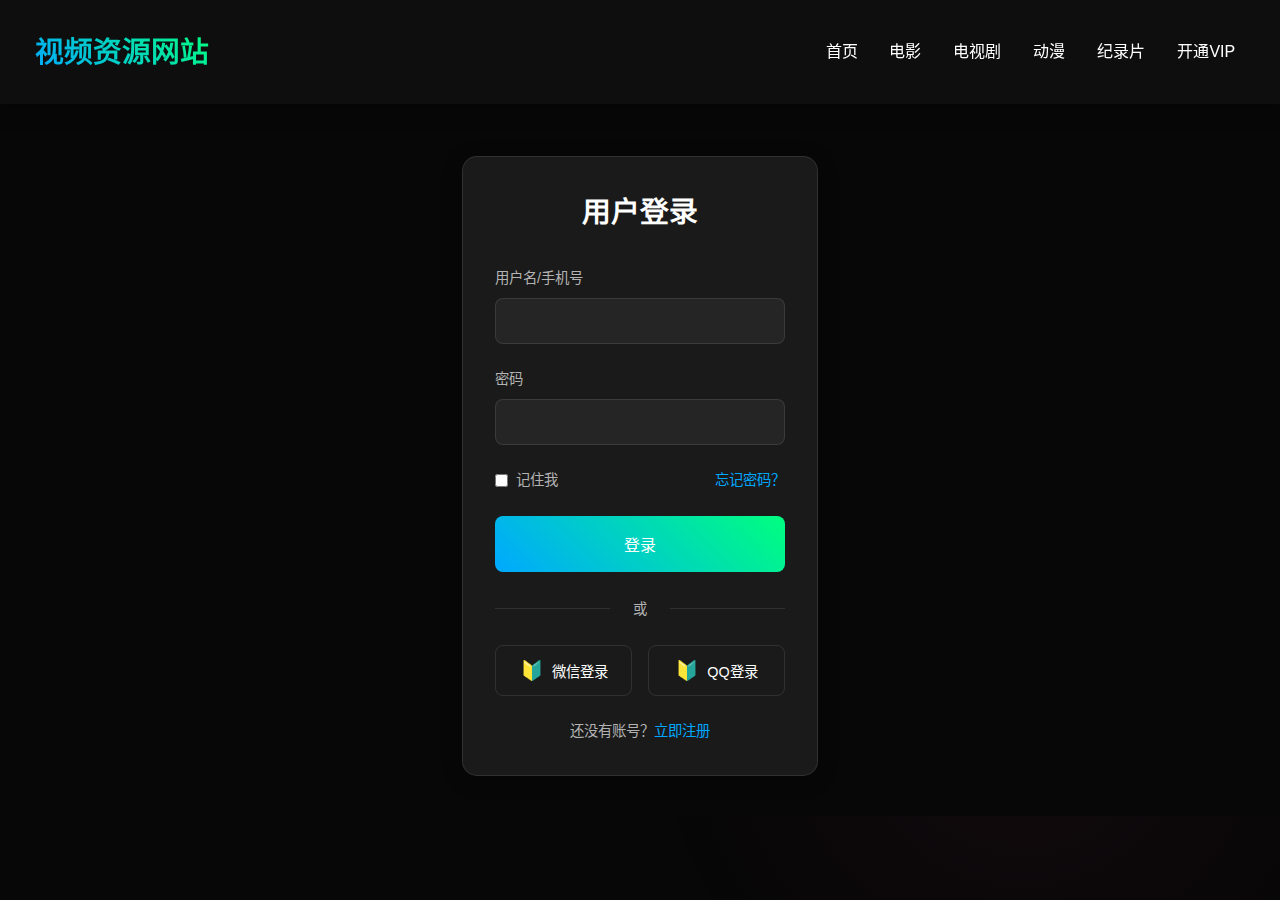
<file: login.html>
<!DOCTYPE html>
<html lang="zh-CN">
<head>
    <meta charset="UTF-8">
    <meta name="viewport" content="width=device-width, initial-scale=1.0">
    <title>登录 - 视频资源网站</title>
    <link rel="stylesheet" href="styles.css">
    <link rel="stylesheet" href="auth-styles.css">
</head>
<body>
    <header>
        <nav>
            <div class="logo">
                <h1>视频资源网站</h1>
            </div>
            <ul class="nav-links">
                <li><a href="index.html">首页</a></li>
                <li><a href="movies.html">电影</a></li>
                <li><a href="#tv">电视剧</a></li>
                <li><a href="#anime">动漫</a></li>
                <li><a href="#documentary">纪录片</a></li>
                <li><a href="vip.html">开通VIP</a></li>
            </ul>
        </nav>
    </header>

    <main class="auth-main">
        <div class="auth-container">
            <div class="auth-box">
                <h2>用户登录</h2>
                <form class="auth-form">
                    <div class="form-group">
                        <label for="username">用户名/手机号</label>
                        <input type="text" id="username" name="username" required>
                    </div>
                    <div class="form-group">
                        <label for="password">密码</label>
                        <input type="password" id="password" name="password" required>
                    </div>
                    <div class="form-options">
                        <label class="remember-me">
                            <input type="checkbox" name="remember">
                            <span>记住我</span>
                        </label>
                        <a href="#" class="forgot-password">忘记密码？</a>
                    </div>
                    <button type="submit" class="auth-submit">登录</button>
                </form>
                <div class="auth-divider">
                    <span>或</span>
                </div>
                <div class="social-login">
                    <button class="social-btn wechat">
                        <span class="icon">🔰</span>
                        微信登录
                    </button>
                    <button class="social-btn qq">
                        <span class="icon">🔰</span>
                        QQ登录
                    </button>
                </div>
                <p class="auth-switch">
                    还没有账号？<a href="register.html">立即注册</a>
                </p>
            </div>
        </div>
    </main>

    <footer>
        <!-- 保持与主页相同的页脚 -->
    </footer>
</body>
</html>
</file>
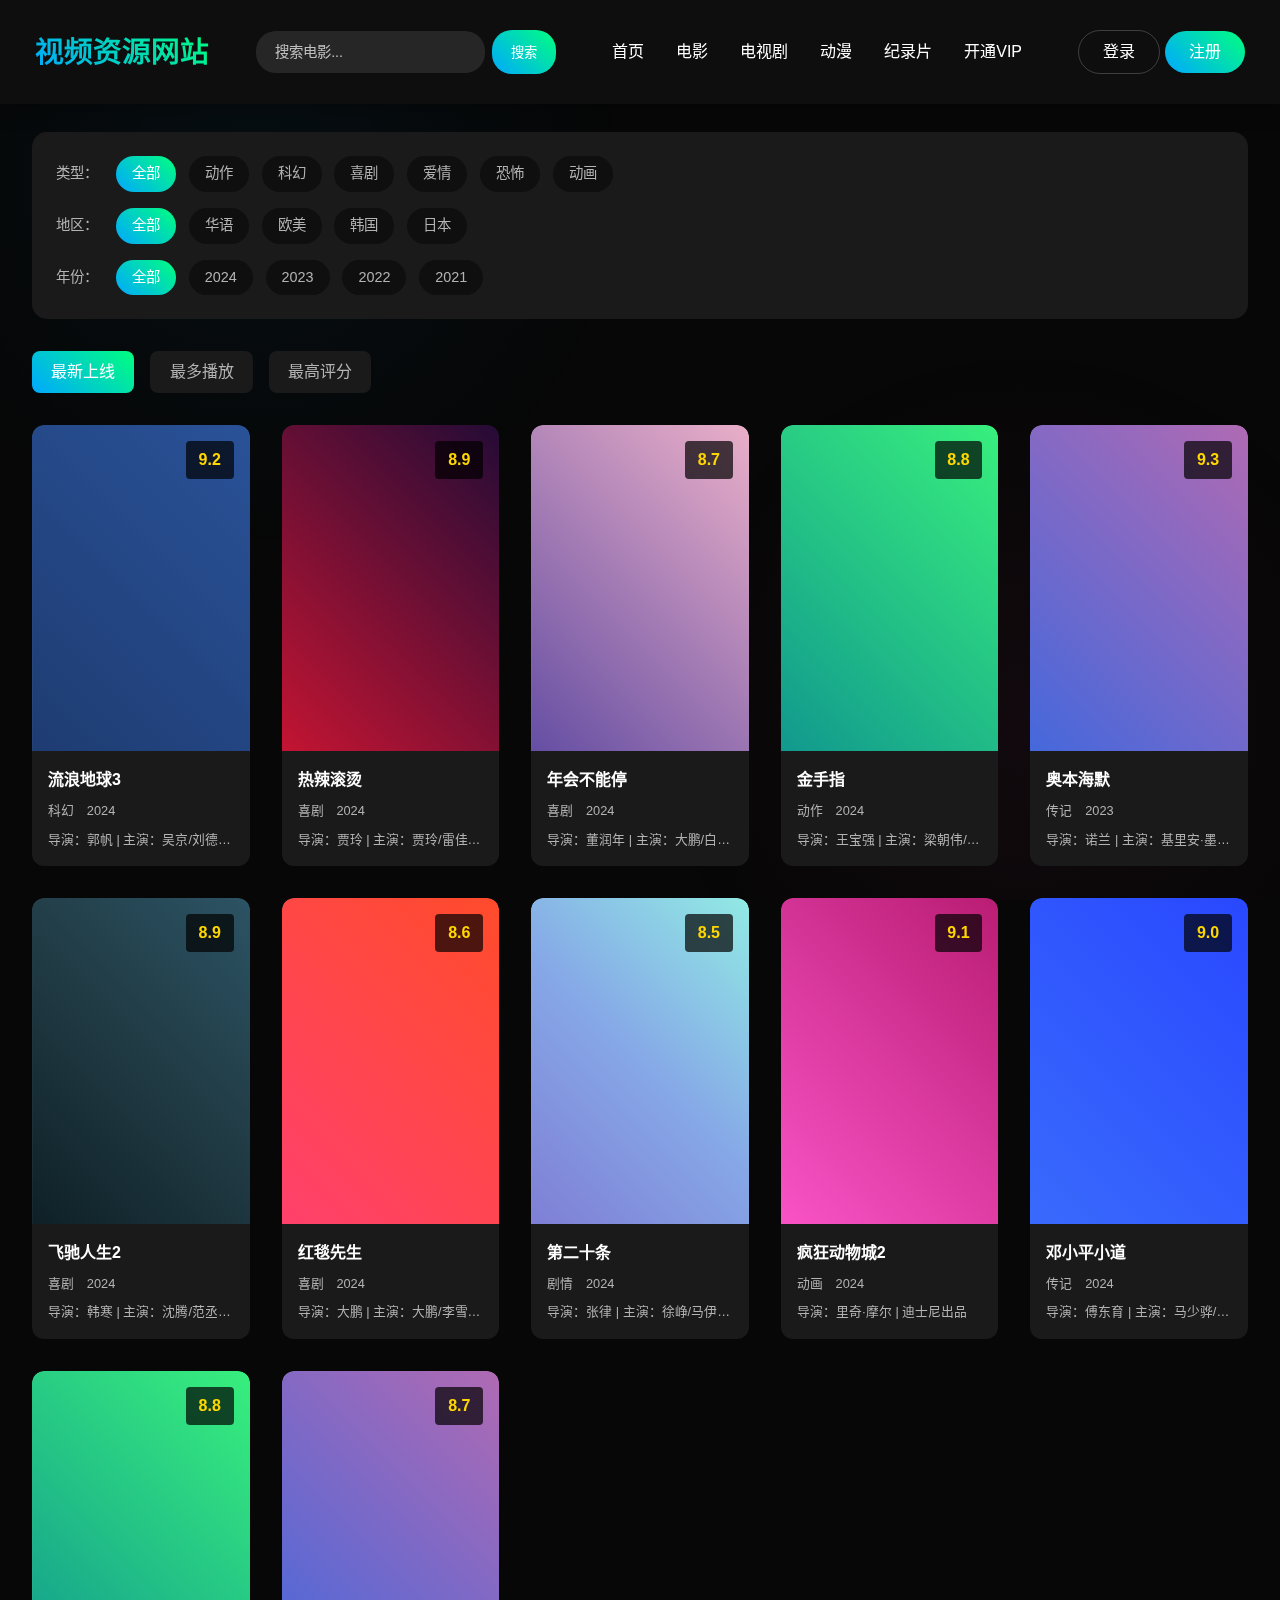
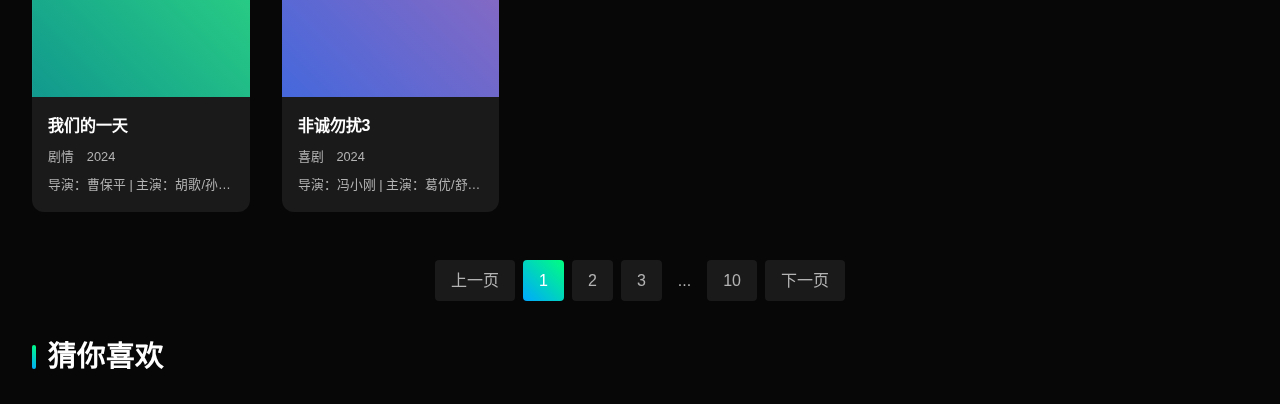
<file: movies.html>
<!DOCTYPE html>
<html lang="zh-CN">
<head>
    <meta charset="UTF-8">
    <meta name="viewport" content="width=device-width, initial-scale=1.0">
    <title>电影专区 - 视频资源网站</title>
    <link rel="stylesheet" href="styles.css">
    <link rel="stylesheet" href="movies-styles.css">
</head>
<body>
    <header>
        <nav>
            <div class="logo">
                <h1>视频资源网站</h1>
            </div>
            <div class="search-section">
                <input type="text" placeholder="搜索电影...">
                <button>搜索</button>
            </div>
            <ul class="nav-links">
                <li><a href="index.html">首页</a></li>
                <li><a href="movies.html" class="active">电影</a></li>
                <li><a href="#tv">电视剧</a></li>
                <li><a href="#anime">动漫</a></li>
                <li><a href="#documentary">纪录片</a></li>
                <li><a href="vip.html">开通VIP</a></li>
            </ul>
            <div class="user-actions">
                <a href="login.html" class="login-btn">登录</a>
                <a href="register.html" class="register-btn">注册</a>
            </div>
        </nav>
    </header>

    <main class="movies-main">
        <!-- 电影分类筛选 -->
        <section class="movie-filters">
            <div class="filter-group">
                <span class="filter-label">类型：</span>
                <div class="filter-options">
                    <a href="#" class="filter-tag active">全部</a>
                    <a href="#" class="filter-tag">动作</a>
                    <a href="#" class="filter-tag">科幻</a>
                    <a href="#" class="filter-tag">喜剧</a>
                    <a href="#" class="filter-tag">爱情</a>
                    <a href="#" class="filter-tag">恐怖</a>
                    <a href="#" class="filter-tag">动画</a>
                </div>
            </div>
            <div class="filter-group">
                <span class="filter-label">地区：</span>
                <div class="filter-options">
                    <a href="#" class="filter-tag active">全部</a>
                    <a href="#" class="filter-tag">华语</a>
                    <a href="#" class="filter-tag">欧美</a>
                    <a href="#" class="filter-tag">韩国</a>
                    <a href="#" class="filter-tag">日本</a>
                </div>
            </div>
            <div class="filter-group">
                <span class="filter-label">年份：</span>
                <div class="filter-options">
                    <a href="#" class="filter-tag active">全部</a>
                    <a href="#" class="filter-tag">2024</a>
                    <a href="#" class="filter-tag">2023</a>
                    <a href="#" class="filter-tag">2022</a>
                    <a href="#" class="filter-tag">2021</a>
                </div>
            </div>
        </section>

        <!-- 电影排序 -->
        <section class="movie-sort">
            <div class="sort-options">
                <a href="#" class="sort-btn active">最新上线</a>
                <a href="#" class="sort-btn">最多播放</a>
                <a href="#" class="sort-btn">最高评分</a>
            </div>
        </section>

        <!-- 电影列表 -->
        <section class="movie-list">
            <div class="movie-grid">
                <!-- 第一行电影卡片 -->
                <div class="movie-card">
                    <div class="movie-poster">
                        <span class="movie-score">9.2</span>
                        <div class="movie-actions">
                            <button class="play-btn">播放</button>
                            <button class="collect-btn">收藏</button>
                        </div>
                    </div>
                    <div class="movie-info">
                        <h3>流浪地球3</h3>
                        <div class="movie-meta">
                            <span class="movie-type">科幻</span>
                            <span class="movie-year">2024</span>
                        </div>
                        <p class="movie-cast">导演：郭帆 | 主演：吴京/刘德华/李雪健</p>
                    </div>
                </div>

                <div class="movie-card">
                    <div class="movie-poster">
                        <span class="movie-score">8.9</span>
                        <div class="movie-actions">
                            <button class="play-btn">播放</button>
                            <button class="collect-btn">收藏</button>
                        </div>
                    </div>
                    <div class="movie-info">
                        <h3>热辣滚烫</h3>
                        <div class="movie-meta">
                            <span class="movie-type">喜剧</span>
                            <span class="movie-year">2024</span>
                        </div>
                        <p class="movie-cast">导演：贾玲 | 主演：贾玲/雷佳音/张小斐</p>
                    </div>
                </div>

                <div class="movie-card">
                    <div class="movie-poster">
                        <span class="movie-score">8.7</span>
                        <div class="movie-actions">
                            <button class="play-btn">播放</button>
                            <button class="collect-btn">收藏</button>
                        </div>
                    </div>
                    <div class="movie-info">
                        <h3>年会不能停</h3>
                        <div class="movie-meta">
                            <span class="movie-type">喜剧</span>
                            <span class="movie-year">2024</span>
                        </div>
                        <p class="movie-cast">导演：董润年 | 主演：大鹏/白客/王迅</p>
                    </div>
                </div>

                <div class="movie-card">
                    <div class="movie-poster">
                        <span class="movie-score">8.8</span>
                        <div class="movie-actions">
                            <button class="play-btn">播放</button>
                            <button class="collect-btn">收藏</button>
                        </div>
                    </div>
                    <div class="movie-info">
                        <h3>金手指</h3>
                        <div class="movie-meta">
                            <span class="movie-type">动作</span>
                            <span class="movie-year">2024</span>
                        </div>
                        <p class="movie-cast">导演：王宝强 | 主演：梁朝伟/周迅/王宝强</p>
                    </div>
                </div>

                <!-- 第二行电影卡片 -->
                <div class="movie-card">
                    <div class="movie-poster">
                        <span class="movie-score">9.3</span>
                        <div class="movie-actions">
                            <button class="play-btn">播放</button>
                            <button class="collect-btn">收藏</button>
                        </div>
                    </div>
                    <div class="movie-info">
                        <h3>奥本海默</h3>
                        <div class="movie-meta">
                            <span class="movie-type">传记</span>
                            <span class="movie-year">2023</span>
                        </div>
                        <p class="movie-cast">导演：诺兰 | 主演：基里安·墨菲/小罗伯特</p>
                    </div>
                </div>

                <div class="movie-card">
                    <div class="movie-poster">
                        <span class="movie-score">8.9</span>
                        <div class="movie-actions">
                            <button class="play-btn">播放</button>
                            <button class="collect-btn">收藏</button>
                        </div>
                    </div>
                    <div class="movie-info">
                        <h3>飞驰人生2</h3>
                        <div class="movie-meta">
                            <span class="movie-type">喜剧</span>
                            <span class="movie-year">2024</span>
                        </div>
                        <p class="movie-cast">导演：韩寒 | 主演：沈腾/范丞丞/尹正</p>
                    </div>
                </div>

                <div class="movie-card">
                    <div class="movie-poster">
                        <span class="movie-score">8.6</span>
                        <div class="movie-actions">
                            <button class="play-btn">播放</button>
                            <button class="collect-btn">收藏</button>
                        </div>
                    </div>
                    <div class="movie-info">
                        <h3>红毯先生</h3>
                        <div class="movie-meta">
                            <span class="movie-type">喜剧</span>
                            <span class="movie-year">2024</span>
                        </div>
                        <p class="movie-cast">导演：大鹏 | 主演：大鹏/李雪琴/王圣迪</p>
                    </div>
                </div>

                <div class="movie-card">
                    <div class="movie-poster">
                        <span class="movie-score">8.5</span>
                        <div class="movie-actions">
                            <button class="play-btn">播放</button>
                            <button class="collect-btn">收藏</button>
                        </div>
                    </div>
                    <div class="movie-info">
                        <h3>第二十条</h3>
                        <div class="movie-meta">
                            <span class="movie-type">剧情</span>
                            <span class="movie-year">2024</span>
                        </div>
                        <p class="movie-cast">导演：张律 | 主演：徐峥/马伊琍/吴越</p>
                    </div>
                </div>

                <!-- 第三行电影卡片 -->
                <div class="movie-card">
                    <div class="movie-poster">
                        <span class="movie-score">9.1</span>
                        <div class="movie-actions">
                            <button class="play-btn">播放</button>
                            <button class="collect-btn">收藏</button>
                        </div>
                    </div>
                    <div class="movie-info">
                        <h3>疯狂动物城2</h3>
                        <div class="movie-meta">
                            <span class="movie-type">动画</span>
                            <span class="movie-year">2024</span>
                        </div>
                        <p class="movie-cast">导演：里奇·摩尔 | 迪士尼出品</p>
                    </div>
                </div>

                <div class="movie-card">
                    <div class="movie-poster">
                        <span class="movie-score">9.0</span>
                        <div class="movie-actions">
                            <button class="play-btn">播放</button>
                            <button class="collect-btn">收藏</button>
                        </div>
                    </div>
                    <div class="movie-info">
                        <h3>邓小平小道</h3>
                        <div class="movie-meta">
                            <span class="movie-type">传记</span>
                            <span class="movie-year">2024</span>
                        </div>
                        <p class="movie-cast">导演：傅东育 | 主演：马少骅/柯蓝</p>
                    </div>
                </div>

                <div class="movie-card">
                    <div class="movie-poster">
                        <span class="movie-score">8.8</span>
                        <div class="movie-actions">
                            <button class="play-btn">播放</button>
                            <button class="collect-btn">收藏</button>
                        </div>
                    </div>
                    <div class="movie-info">
                        <h3>我们的一天</h3>
                        <div class="movie-meta">
                            <span class="movie-type">剧情</span>
                            <span class="movie-year">2024</span>
                        </div>
                        <p class="movie-cast">导演：曹保平 | 主演：胡歌/孙俪/韩童生</p>
                    </div>
                </div>

                <div class="movie-card">
                    <div class="movie-poster">
                        <span class="movie-score">8.7</span>
                        <div class="movie-actions">
                            <button class="play-btn">播放</button>
                            <button class="collect-btn">收藏</button>
                        </div>
                    </div>
                    <div class="movie-info">
                        <h3>非诚勿扰3</h3>
                        <div class="movie-meta">
                            <span class="movie-type">喜剧</span>
                            <span class="movie-year">2024</span>
                        </div>
                        <p class="movie-cast">导演：冯小刚 | 主演：葛优/舒淇/赵薇</p>
                    </div>
                </div>
            </div>

            <!-- 分页 -->
            <div class="pagination">
                <a href="#" class="page-btn prev">上一页</a>
                <a href="#" class="page-btn active">1</a>
                <a href="#" class="page-btn">2</a>
                <a href="#" class="page-btn">3</a>
                <span class="page-dots">...</span>
                <a href="#" class="page-btn">10</a>
                <a href="#" class="page-btn next">下一页</a>
            </div>
        </section>

        <!-- 推荐电影 -->
        <section class="movie-recommendations">
            <h2>猜你喜欢</h2>
            <div class="recommendation-grid">
                <!-- 推荐电影卡片 -->
            </div>
        </section>
    </main>

    <footer>
        <!-- 保持与主页相同的页脚 -->
    </footer>

    <button id="back-to-top" class="back-to-top">
        <span class="arrow">↑</span>
        <span class="text">顶部</span>
    </button>

    <script src="script.js"></script>
</body>
</html>
</file>
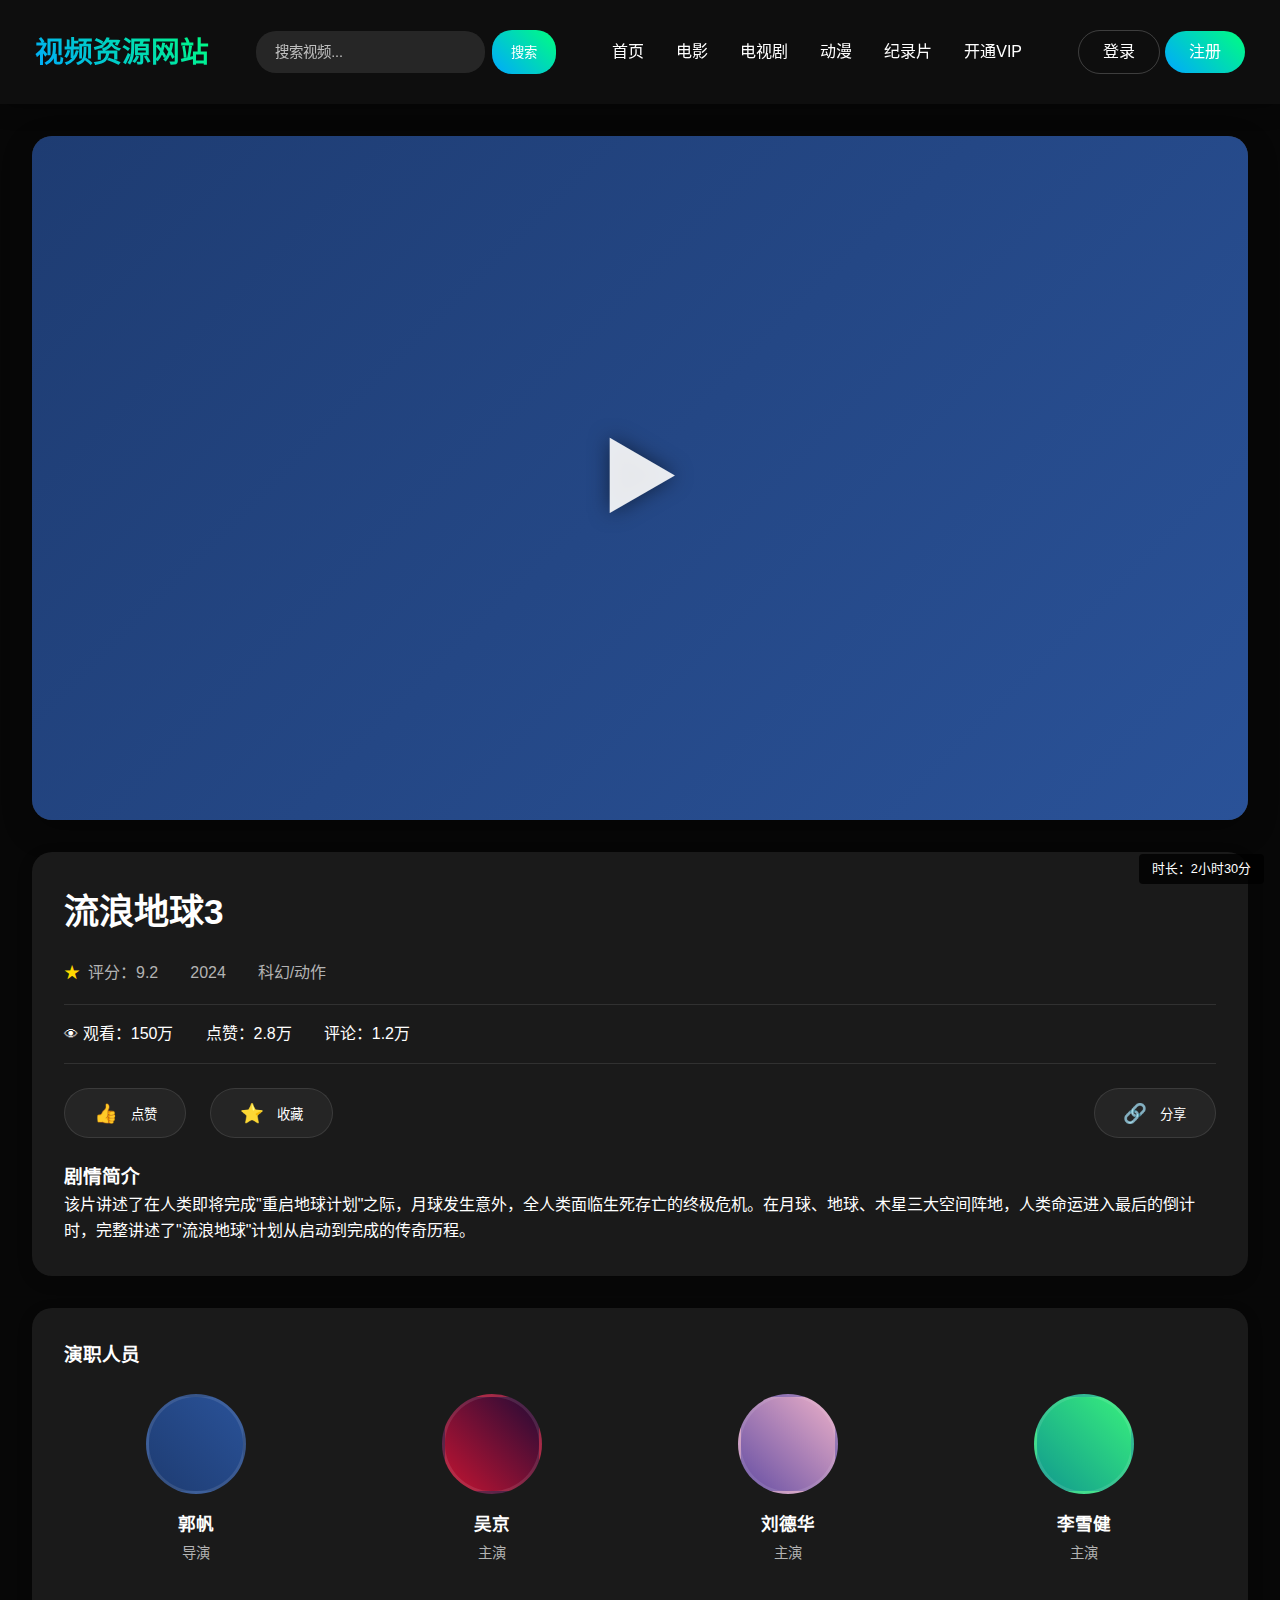
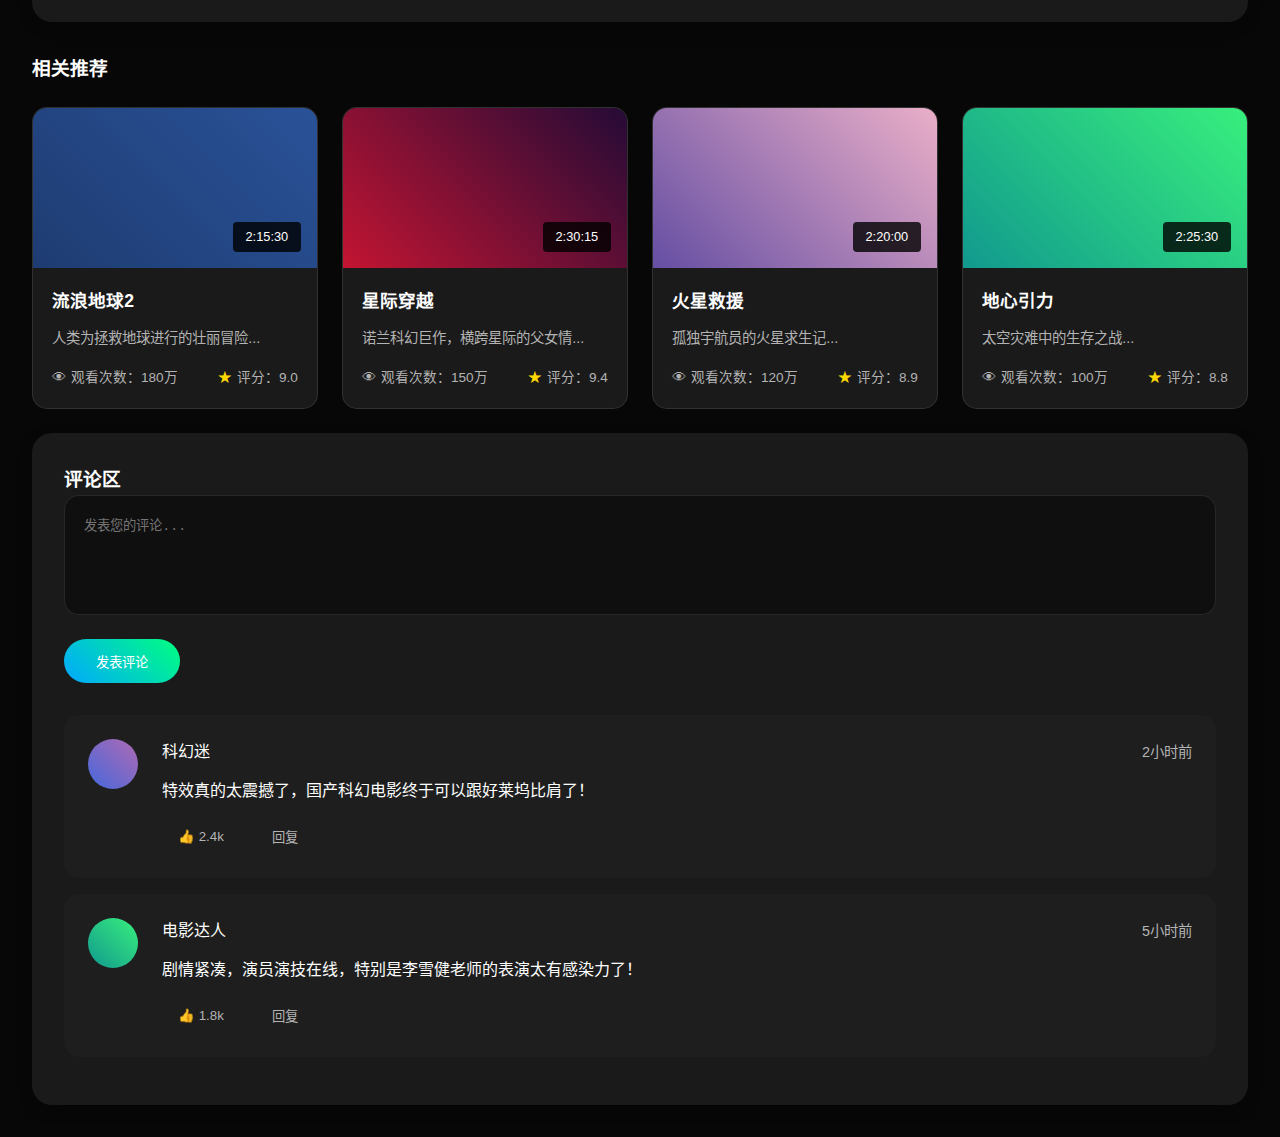
<file: play.html>
<!DOCTYPE html>
<html lang="zh-CN">
<head>
    <meta charset="UTF-8">
    <meta name="viewport" content="width=device-width, initial-scale=1.0">
    <title>视频播放 - 视频资源网站</title>
    <link rel="stylesheet" href="styles.css">
    <link rel="stylesheet" href="play-styles.css">
</head>
<body>
    <header>
        <nav>
            <div class="logo">
                <h1>视频资源网站</h1>
            </div>
            <div class="search-section">
                <input type="text" placeholder="搜索视频...">
                <button>搜索</button>
            </div>
            <ul class="nav-links">
                <li><a href="index.html">首页</a></li>
                <li><a href="movies.html">电影</a></li>
                <li><a href="#tv">电视剧</a></li>
                <li><a href="#anime">动漫</a></li>
                <li><a href="#documentary">纪录片</a></li>
                <li><a href="vip.html">开通VIP</a></li>
            </ul>
            <div class="user-actions">
                <a href="login.html" class="login-btn">登录</a>
                <a href="register.html" class="register-btn">注册</a>
            </div>
        </nav>
    </header>

    <main class="play-main">
        <!-- 视频播放区域 -->
        <section class="video-player-section">
            <div class="video-container">
                <div class="video-player">
                    <!-- 使用渐变背景代替视频 -->
                    <div class="video-placeholder">
                        <span class="play-icon">▶</span>
                    </div>
                    <div class="player-controls">
                        <div class="progress-bar">
                            <div class="progress"></div>
                        </div>
                        <div class="control-buttons">
                            <button class="play-pause">播放</button>
                            <div class="time">00:00 / 02:30:15</div>
                            <button class="fullscreen">全屏</button>
                        </div>
                    </div>
                </div>
            </div>
        </section>

        <!-- 视频信息区域 -->
        <section class="video-info-section">
            <div class="video-details">
                <h1>流浪地球3</h1>
                <div class="video-meta">
                    <span class="rating">评分：9.2</span>
                    <span class="year">2024</span>
                    <span class="category">科幻/动作</span>
                    <span class="duration">时长：2小时30分</span>
                </div>
                <div class="video-stats">
                    <span class="views">观看：150万</span>
                    <span class="likes">点赞：2.8万</span>
                    <span class="comments">评论：1.2万</span>
                </div>
            </div>

            <div class="action-buttons">
                <button class="like-btn">
                    <span class="icon">👍</span>
                    点赞
                </button>
                <button class="collect-btn">
                    <span class="icon">⭐</span>
                    收藏
                </button>
                <button class="share-btn">
                    <span class="icon">🔗</span>
                    分享
                </button>
            </div>

            <div class="video-description">
                <h3>剧情简介</h3>
                <p>该片讲述了在人类即将完成"重启地球计划"之际，月球发生意外，全人类面临生死存亡的终极危机。在月球、地球、木星三大空间阵地，人类命运进入最后的倒计时，完整讲述了"流浪地球"计划从启动到完成的传奇历程。</p>
            </div>
        </section>

        <!-- 演职人员信息 -->
        <section class="cast-section">
            <h3>演职人员</h3>
            <div class="cast-list">
                <div class="cast-item">
                    <div class="cast-avatar" style="background: linear-gradient(45deg, #1e3c72, #2a5298);"></div>
                    <div class="cast-info">
                        <h4>郭帆</h4>
                        <p>导演</p>
                    </div>
                </div>
                <div class="cast-item">
                    <div class="cast-avatar" style="background: linear-gradient(45deg, #c31432, #240b36);"></div>
                    <div class="cast-info">
                        <h4>吴京</h4>
                        <p>主演</p>
                    </div>
                </div>
                <div class="cast-item">
                    <div class="cast-avatar" style="background: linear-gradient(45deg, #654ea3, #eaafc8);"></div>
                    <div class="cast-info">
                        <h4>刘德华</h4>
                        <p>主演</p>
                    </div>
                </div>
                <div class="cast-item">
                    <div class="cast-avatar" style="background: linear-gradient(45deg, #11998e, #38ef7d);"></div>
                    <div class="cast-info">
                        <h4>李雪健</h4>
                        <p>主演</p>
                    </div>
                </div>
            </div>
        </section>

        <!-- 相关推荐 -->
        <section class="related-videos">
            <h3>相关推荐</h3>
            <div class="video-grid">
                <div class="video-card">
                    <div class="video-thumbnail">
                        <span class="duration">2:15:30</span>
                    </div>
                    <div class="video-info">
                        <h3>流浪地球2</h3>
                        <p class="description">人类为拯救地球进行的壮丽冒险...</p>
                        <div class="meta">
                            <span class="views">观看次数：180万</span>
                            <span class="rating">评分：9.0</span>
                        </div>
                    </div>
                </div>

                <div class="video-card">
                    <div class="video-thumbnail">
                        <span class="duration">2:30:15</span>
                    </div>
                    <div class="video-info">
                        <h3>星际穿越</h3>
                        <p class="description">诺兰科幻巨作，横跨星际的父女情...</p>
                        <div class="meta">
                            <span class="views">观看次数：150万</span>
                            <span class="rating">评分：9.4</span>
                        </div>
                    </div>
                </div>

                <div class="video-card">
                    <div class="video-thumbnail">
                        <span class="duration">2:20:00</span>
                    </div>
                    <div class="video-info">
                        <h3>火星救援</h3>
                        <p class="description">孤独宇航员的火星求生记...</p>
                        <div class="meta">
                            <span class="views">观看次数：120万</span>
                            <span class="rating">评分：8.9</span>
                        </div>
                    </div>
                </div>

                <div class="video-card">
                    <div class="video-thumbnail">
                        <span class="duration">2:25:30</span>
                    </div>
                    <div class="video-info">
                        <h3>地心引力</h3>
                        <p class="description">太空灾难中的生存之战...</p>
                        <div class="meta">
                            <span class="views">观看次数：100万</span>
                            <span class="rating">评分：8.8</span>
                        </div>
                    </div>
                </div>
            </div>
        </section>

        <!-- 评论区 -->
        <section class="comments-section">
            <h3>评论区</h3>
            <div class="comment-form">
                <textarea placeholder="发表您的评论..."></textarea>
                <button class="submit-comment">发表评论</button>
            </div>
            <div class="comments-list">
                <div class="comment-item">
                    <div class="comment-avatar" style="background: linear-gradient(45deg, #4568dc, #b06ab3);"></div>
                    <div class="comment-content">
                        <div class="comment-header">
                            <h4>科幻迷</h4>
                            <span class="comment-time">2小时前</span>
                        </div>
                        <p>特效真的太震撼了，国产科幻电影终于可以跟好莱坞比肩了！</p>
                        <div class="comment-actions">
                            <button>👍 2.4k</button>
                            <button>回复</button>
                        </div>
                    </div>
                </div>

                <div class="comment-item">
                    <div class="comment-avatar" style="background: linear-gradient(45deg, #11998e, #38ef7d);"></div>
                    <div class="comment-content">
                        <div class="comment-header">
                            <h4>电影达人</h4>
                            <span class="comment-time">5小时前</span>
                        </div>
                        <p>剧情紧凑，演员演技在线，特别是李雪健老师的表演太有感染力了！</p>
                        <div class="comment-actions">
                            <button>👍 1.8k</button>
                            <button>回复</button>
                        </div>
                    </div>
                </div>
            </div>
        </section>
    </main>

    <footer>
        <!-- 保持与主页相同的页脚 -->
    </footer>

    <script src="script.js"></script>
</body>
</html>
</file>
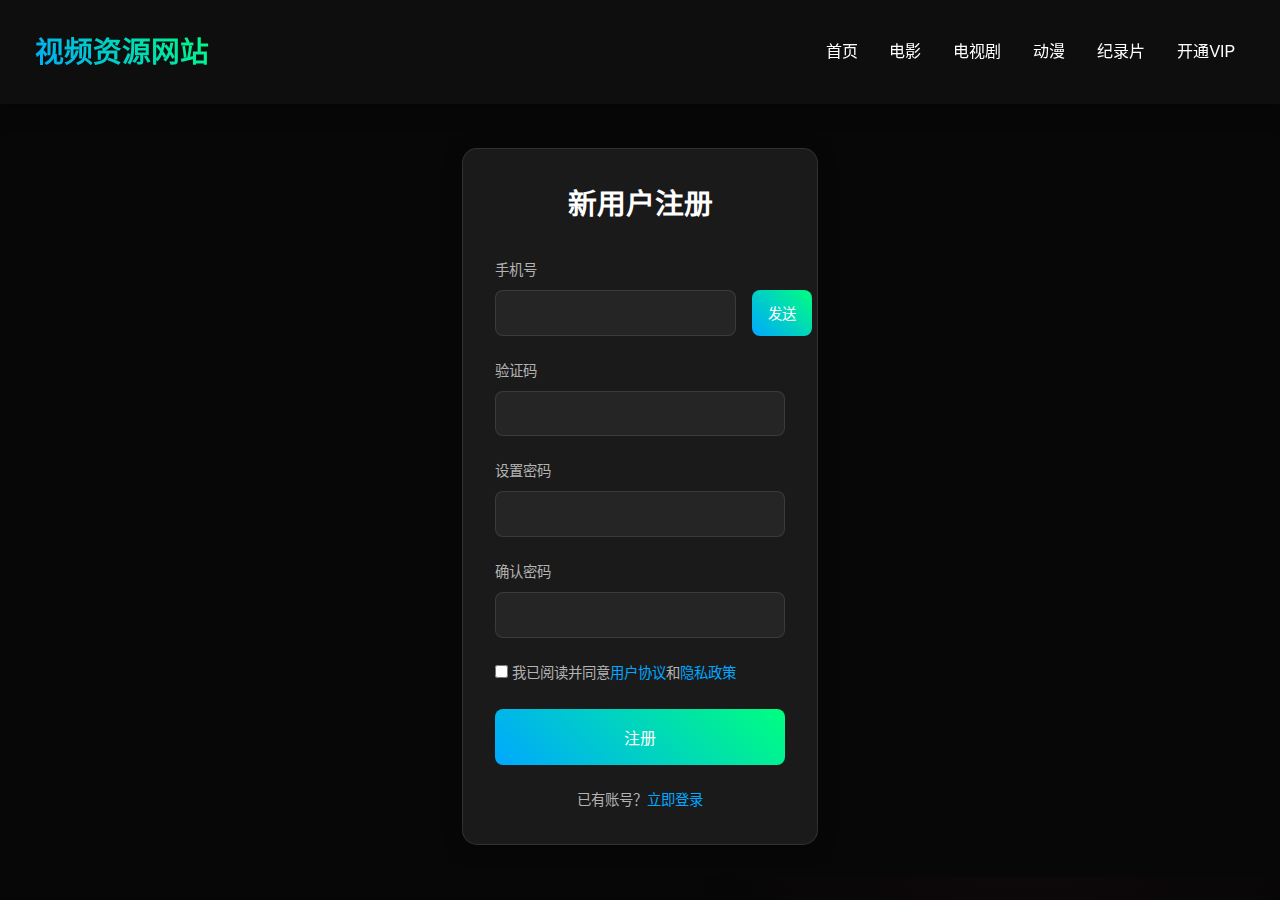
<file: register.html>
<!DOCTYPE html>
<html lang="zh-CN">
<head>
    <meta charset="UTF-8">
    <meta name="viewport" content="width=device-width, initial-scale=1.0">
    <title>注册 - 视频资源网站</title>
    <link rel="stylesheet" href="styles.css">
    <link rel="stylesheet" href="auth-styles.css">
</head>
<body>
    <header>
        <nav>
            <div class="logo">
                <h1>视频资源网站</h1>
            </div>
            <ul class="nav-links">
                <li><a href="index.html">首页</a></li>
                <li><a href="movies.html">电影</a></li>
                <li><a href="#tv">电视剧</a></li>
                <li><a href="#anime">动漫</a></li>
                <li><a href="#documentary">纪录片</a></li>
                <li><a href="vip.html">开通VIP</a></li>
            </ul>
        </nav>
    </header>

    <main class="auth-main">
        <div class="auth-container">
            <div class="auth-box">
                <h2>新用户注册</h2>
                <form class="auth-form">
                    <div class="form-group">
                        <label for="phone">手机号</label>
                        <div class="phone-input">
                            <input type="tel" id="phone" name="phone" required>
                            <button type="button" class="send-code">发送</button>
                        </div>
                    </div>
                    <div class="form-group">
                        <label for="verify-code">验证码</label>
                        <input type="text" id="verify-code" name="verify-code" required>
                    </div>
                    <div class="form-group">
                        <label for="new-password">设置密码</label>
                        <input type="password" id="new-password" name="new-password" required>
                    </div>
                    <div class="form-group">
                        <label for="confirm-password">确认密码</label>
                        <input type="password" id="confirm-password" name="confirm-password" required>
                    </div>
                    <div class="form-agreement">
                        <label>
                            <input type="checkbox" name="agreement" required>
                            <span>我已阅读并同意<a href="#">用户协议</a>和<a href="#">隐私政策</a></span>
                        </label>
                    </div>
                    <button type="submit" class="auth-submit">注册</button>
                </form>
                <p class="auth-switch">
                    已有账号？<a href="login.html">立即登录</a>
                </p>
            </div>
        </div>
    </main>

    <footer>
        <!-- 保持与主页相同的页脚 -->
    </footer>
</body>
</html>
</file>
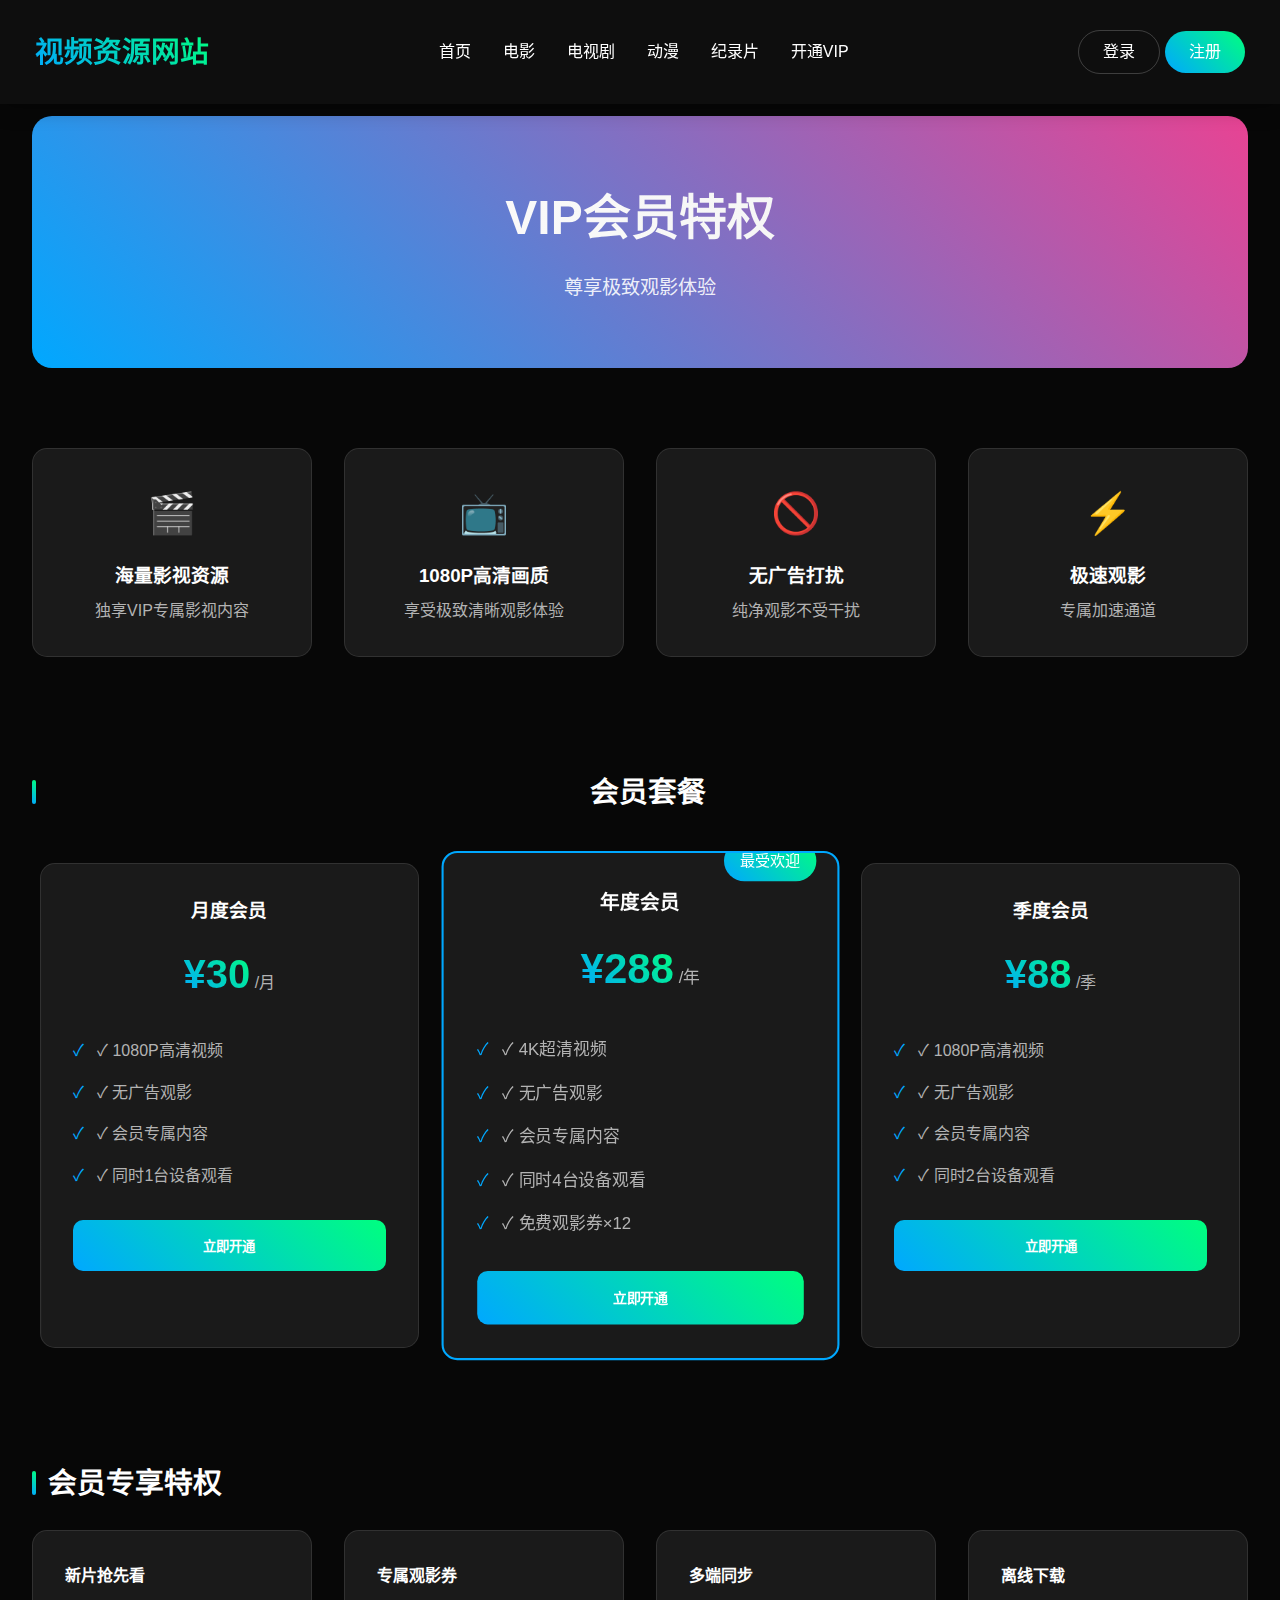
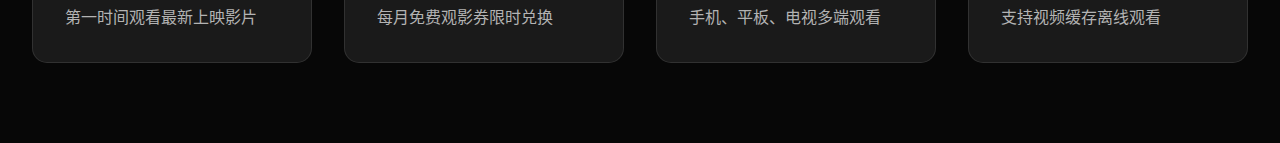
<file: vip.html>
<!DOCTYPE html>
<html lang="zh-CN">
<head>
    <meta charset="UTF-8">
    <meta name="viewport" content="width=device-width, initial-scale=1.0">
    <title>开通VIP会员 - 视频资源网站</title>
    <link rel="stylesheet" href="styles.css">
    <link rel="stylesheet" href="vip-styles.css">
</head>
<body>
    <header>
        <nav>
            <div class="logo">
                <h1>视频资源网站</h1>
            </div>
            <ul class="nav-links">
                <li><a href="index.html">首页</a></li>
                <li><a href="movies.html">电影</a></li>
                <li><a href="#tv">电视剧</a></li>
                <li><a href="#anime">动漫</a></li>
                <li><a href="#documentary">纪录片</a></li>
                <li><a href="vip.html" class="vip-link active">开通VIP</a></li>
            </ul>
            <div class="user-actions">
                <a href="login.html" class="login-btn">登录</a>
                <a href="register.html" class="register-btn">注册</a>
            </div>
        </nav>
    </header>

    <main class="vip-main">
        <section class="vip-hero">
            <h1>VIP会员特权</h1>
            <p class="vip-subtitle">尊享极致观影体验</p>
        </section>

        <section class="vip-benefits">
            <div class="benefit-card">
                <div class="benefit-icon">🎬</div>
                <h3>海量影视资源</h3>
                <p>独享VIP专属影视内容</p>
            </div>
            <div class="benefit-card">
                <div class="benefit-icon">📺</div>
                <h3>1080P高清画质</h3>
                <p>享受极致清晰观影体验</p>
            </div>
            <div class="benefit-card">
                <div class="benefit-icon">🚫</div>
                <h3>无广告打扰</h3>
                <p>纯净观影不受干扰</p>
            </div>
            <div class="benefit-card">
                <div class="benefit-icon">⚡</div>
                <h3>极速观影</h3>
                <p>专属加速通道</p>
            </div>
        </section>

        <section class="vip-plans">
            <h2>会员套餐</h2>
            <div class="plan-cards">
                <div class="plan-card">
                    <div class="plan-header">
                        <h3>月度会员</h3>
                        <div class="price">
                            <span class="amount">¥30</span>
                            <span class="period">/月</span>
                        </div>
                    </div>
                    <ul class="plan-features">
                        <li>✓ 1080P高清视频</li>
                        <li>✓ 无广告观影</li>
                        <li>✓ 会员专属内容</li>
                        <li>✓ 同时1台设备观看</li>
                    </ul>
                    <button class="subscribe-btn">立即开通</button>
                </div>

                <div class="plan-card featured">
                    <div class="plan-badge">最受欢迎</div>
                    <div class="plan-header">
                        <h3>年度会员</h3>
                        <div class="price">
                            <span class="amount">¥288</span>
                            <span class="period">/年</span>
                        </div>
                    </div>
                    <ul class="plan-features">
                        <li>✓ 4K超清视频</li>
                        <li>✓ 无广告观影</li>
                        <li>✓ 会员专属内容</li>
                        <li>✓ 同时4台设备观看</li>
                        <li>✓ 免费观影券×12</li>
                    </ul>
                    <button class="subscribe-btn">立即开通</button>
                </div>

                <div class="plan-card">
                    <div class="plan-header">
                        <h3>季度会员</h3>
                        <div class="price">
                            <span class="amount">¥88</span>
                            <span class="period">/季</span>
                        </div>
                    </div>
                    <ul class="plan-features">
                        <li>✓ 1080P高清视频</li>
                        <li>✓ 无广告观影</li>
                        <li>✓ 会员专属内容</li>
                        <li>✓ 同时2台设备观看</li>
                    </ul>
                    <button class="subscribe-btn">立即开通</button>
                </div>
            </div>
        </section>

        <section class="vip-features">
            <h2>会员专享特权</h2>
            <div class="feature-grid">
                <div class="feature-item">
                    <h4>新片抢先看</h4>
                    <p>第一时间观看最新上映影片</p>
                </div>
                <div class="feature-item">
                    <h4>专属观影券</h4>
                    <p>每月免费观影券限时兑换</p>
                </div>
                <div class="feature-item">
                    <h4>多端同步</h4>
                    <p>手机、平板、电视多端观看</p>
                </div>
                <div class="feature-item">
                    <h4>离线下载</h4>
                    <p>支持视频缓存离线观看</p>
                </div>
            </div>
        </section>
    </main>

    <footer>
        <!-- 保持与主页相同的页脚 -->
    </footer>
</body>
</html>
</file>
<file: styles.css>
* {
    margin: 0;
    padding: 0;
    box-sizing: border-box;
}

/* 全局样式优化 */
:root {
    --primary-color: #00a8ff;
    --secondary-color: #e84393;
    --dark-bg: #0f0f0f;
    --darker-bg: #070707;
    --card-bg: #1a1a1a;
    --text-primary: #ffffff;
    --text-secondary: #b3b3b3;
    --gradient-1: linear-gradient(45deg, #00a8ff, #00ff7f);
    --gradient-2: linear-gradient(45deg, #e84393, #ff4757);
    --box-shadow: 0 4px 20px rgba(0, 0, 0, 0.3);
}

body {
    background: var(--darker-bg);
    color: var(--text-primary);
    font-family: 'Segoe UI', Roboto, sans-serif;
    line-height: 1.6;
}

/* 导航栏样式优化 */
header {
    background: rgba(15, 15, 15, 0.95);
    backdrop-filter: blur(10px);
    box-shadow: var(--box-shadow);
    position: fixed;
    width: 100%;
    top: 0;
    z-index: 1000;
    transition: background 0.3s;
    padding: 1rem;
}

/* 修改导航栏间距 */
nav {
    display: flex;
    justify-content: space-between;
    align-items: center;
    gap: 0.8rem; /* 减小整体间距 */
    max-width: 1400px;
    margin: 0 auto;
    padding: 0.8rem 1.2rem; /* 减小上下左右内边距 */
}

.logo h1 {
    font-size: 1.8rem;
    font-weight: 700;
    background: var(--gradient-1);
    -webkit-background-clip: text;
    -webkit-text-fill-color: transparent;
}

/* 修改导航链接间距 */
.nav-links {
    display: flex;
    align-items: center;
    gap: 0.8rem; /* 减小链接之间的间距 */
    white-space: nowrap;
    list-style: none;
}

.nav-links li {
    margin: 0;
}

.nav-links a {
    padding: 0.3rem 0.6rem; /* 减小链接的内边距 */
    color: white;
    text-decoration: none;
    position: relative;
    transition: color 0.3s;
}

.nav-links a::after {
    content: '';
    position: absolute;
    bottom: -5px;
    left: 0;
    width: 0;
    height: 2px;
    background: var(--primary-color);
    transition: width 0.3s;
}

.nav-links a:hover::after {
    width: 100%;
}

/* 轮播图样式优化 */
.slider {
    height: 600px;
    margin-top: 70px;
    border-radius: 20px;
    box-shadow: var(--box-shadow);
    position: relative;
    margin-bottom: 2rem;
    overflow: hidden;
}

.slides {
    width: 100%;
    height: 100%;
}

.slide {
    position: relative;
    width: 100%;
    height: 100%;
    border-radius: 20px;
    background-size: cover !important;
}

.slide img {
    width: 100%;
    height: 100%;
    object-fit: cover;
}

.slide-content {
    background: linear-gradient(to top, rgba(0,0,0,0.8), transparent);
    border-radius: 20px;
    padding: 2rem;
    width: 100%;
    height: 100%;
    display: flex;
    flex-direction: column;
    justify-content: flex-end;
}

.slide-content h2 {
    font-size: 3.5rem;
    font-weight: 700;
    margin-bottom: 1rem;
    transform: translateY(30px);
    opacity: 0;
    animation: slideUp 0.8s forwards;
}

.slide-content p {
    font-size: 1.5rem;
    transform: translateY(30px);
    opacity: 0;
    animation: slideUp 0.8s 0.2s forwards;
}

@keyframes slideUp {
    to {
        transform: translateY(0);
        opacity: 1;
    }
}

/* 修改轮播图按钮样式 */
.slider-prev, .slider-next {
    position: absolute;
    top: 50%;
    transform: translateY(-50%);
    background: rgba(0,0,0,0.5);
    color: white;
    padding: 1rem 1.5rem;
    border: none;
    cursor: pointer;
    border-radius: 50%;
    opacity: 0; /* 默认隐藏 */
    transition: all 0.3s ease;
    font-size: 1.2rem;
}

.slider-prev { 
    left: 1rem; 
}

.slider-next { 
    right: 1rem; 
}

/* 鼠标悬停时显示按钮 */
.slider:hover .slider-prev,
.slider:hover .slider-next {
    opacity: 1;
}

/* 按钮悬停效果 */
.slider-prev:hover,
.slider-next:hover {
    background: rgba(0,0,0,0.8);
    transform: translateY(-50%) scale(1.1);
}

/* 轮播图额外样式 */
.slides .slide {
    display: none;
    animation: fade 0.5s ease-in-out;
}

.slides .slide.active {
    display: block;
}

@keyframes fade {
    from { opacity: 0.8; }
    to { opacity: 1; }
}

.slider-dots {
    position: absolute;
    bottom: 1rem;
    left: 50%;
    transform: translateX(-50%);
    display: flex;
    gap: 0.5rem;
}

.dot {
    width: 10px;
    height: 10px;
    border-radius: 50%;
    background: rgba(255, 255, 255, 0.5);
    cursor: pointer;
    transition: background-color 0.3s;
}

.dot.active {
    background: white;
}

/* 修改轮播图背景 */
.slide:nth-child(1) {
    background: linear-gradient(45deg, #FF416C, #FF4B2B);
}

.slide:nth-child(2) {
    background: linear-gradient(45deg, #7F7FD5, #86A8E7, #91EAE4);
}

.slide:nth-child(3) {
    background: linear-gradient(45deg, #654ea3, #eaafc8);
}

/* 隐藏轮播图片 */
.slide img {
    display: none;
}

/* 修改分类卡片背景 */
.category-card:nth-child(1) {
    background: linear-gradient(45deg, #00B4DB, #0083B0);
}

.category-card:nth-child(2) {
    background: linear-gradient(45deg, #FF8008, #FFC837);
}

.category-card:nth-child(3) {
    background: linear-gradient(45deg, #834d9b, #d04ed6);
}

.category-card:nth-child(4) {
    background: linear-gradient(45deg, #56ab2f, #a8e063);
}

/* 隐藏分类卡片图片 */
.category-card img {
    display: none;
}

/* 修改视频卡片背景 */
.video-thumbnail {
    position: relative;
    padding-top: 56.25%; /* 16:9 比例 */
}

.video-thumbnail img {
    display: none;
}

/* 为每个视频卡片添加不的渐背景 */
.video-card:nth-child(1) .video-thumbnail {
    background: linear-gradient(45deg, #1e3c72, #2a5298);
}

.video-card:nth-child(2) .video-thumbnail {
    background: linear-gradient(45deg, #2193b0, #6dd5ed);
}

.video-card:nth-child(3) .video-thumbnail {
    background: linear-gradient(45deg, #ee0979, #ff6a00);
}

.video-card:nth-child(4) .video-thumbnail {
    background: linear-gradient(45deg, #11998e, #38ef7d);
}

.video-card:nth-child(5) .video-thumbnail {
    background: linear-gradient(45deg, #4568dc, #b06ab3);
}

.video-card:nth-child(6) .video-thumbnail {
    background: linear-gradient(45deg, #0f2027, #203a43, #2c5364);
}

/* 添加视频卡片hover效果 */
.video-card:hover .video-thumbnail {
    transform: scale(1.02);
    transition: transform 0.3s ease;
}

/* 调整视频缩略图内容布局 */
.video-thumbnail::before {
    content: '▶';
    position: absolute;
    top: 50%;
    left: 50%;
    transform: translate(-50%, -50%);
    color: rgba(255, 255, 255, 0.8);
    font-size: 2rem;
    opacity: 0;
    transition: opacity 0.3s ease;
}

.video-card:hover .video-thumbnail::before {
    opacity: 1;
}

/* 优化持续时间标签式 */
.duration {
    background: rgba(0, 0, 0, 0.7);
    color: white;
    padding: 0.3rem 0.6rem;
    border-radius: 4px;
    position: absolute;
    bottom: 1rem;
    right: 1rem;
    font-size: 0.8rem;
    z-index: 1;
}

/* 热播榜单样式重设计 */
.trending {
    margin: 2rem 0;
    padding: 2rem;
    background: var(--card-bg);
    border-radius: 20px;
    box-shadow: var(--box-shadow);
}

.ranking-list {
    display: grid;
    grid-template-columns: repeat(3, 1fr); /* 修改为3列 */
    gap: 1.5rem;
    padding: 1.5rem;
}

.rank-item {
    text-decoration: none;
    color: inherit;
    display: flex;
    align-items: center;
    gap: 1.2rem;
    padding: 1.2rem;
    background: rgba(255, 255, 255, 0.05);
    border-radius: 12px;
    transition: all 0.3s ease;
    cursor: pointer;
}

.rank-item:hover {
    transform: translateY(-5px);
    background: rgba(255, 255, 255, 0.08);
    box-shadow: 0 5px 15px rgba(0, 0, 0, 0.2);
}

.rank-number {
    font-size: 2rem;
    font-weight: bold;
    color: transparent;
    background: var(--gradient-1);
    -webkit-background-clip: text;
    min-width: 40px;
    text-align: center;
}

.rank-poster {
    width: 100px;
    height: 140px;
    border-radius: 10px;
    position: relative;
    overflow: hidden;
}

.rank-content {
    flex: 1;
    display: flex;
    flex-direction: column;
    gap: 0.5rem;
}

.rank-content h3 {
    font-size: 1.2rem;
    color: var(--text-primary);
}

.rank-info {
    display: flex;
    gap: 1rem;
    color: var(--text-secondary);
    font-size: 0.9rem;
}

.rank-rating {
    color: #ffd700;
}

.rank-tags {
    display: flex;
    gap: 0.5rem;
    align-items: center;
}

.rank-tag {
    padding: 0.2rem 0.8rem;
    background: rgba(255, 255, 255, 0.1);
    border-radius: 12px;
    font-size: 0.8rem;
    color: var(--text-secondary);
}

.rank-quality {
    padding: 0.2rem 0.8rem;
    background: var(--gradient-2);
    border-radius: 12px;
    font-size: 0.8rem;
    color: white;
}

/* 响应式调整 */
@media (max-width: 1200px) {
    .ranking-list {
        grid-template-columns: repeat(2, 1fr); /* 中等屏幕显示2列 */
    }
}

@media (max-width: 768px) {
    .ranking-list {
        grid-template-columns: 1fr; /* 小屏幕显示1列 */
    }
}

@media (max-width: 480px) {
    .rank-item {
        flex-direction: column;
        align-items: flex-start;
        text-align: center;
    }

    .rank-poster {
        width: 100%;
        height: 200px;
    }

    .rank-number {
        position: absolute;
        top: 0.5rem;
        left: 0.5rem;
        background: rgba(0, 0, 0, 0.7);
        padding: 0.3rem 0.8rem;
        border-radius: 8px;
        font-size: 1.5rem;
    }
}

/* 标签样式优化 */
.tags {
    display: flex;
    flex-wrap: wrap;
    gap: 0.5rem;
    margin: 1rem 0;
}

.tag {
    background: var(--card-bg);
    box-shadow: var(--box-shadow);
    padding: 0.8rem 1.5rem;
    border-radius: 25px;
    font-weight: 500;
    transition: all 0.3s;
    color: var(--text-primary);
    border: 1px solid rgba(255, 255, 255, 0.1);
}

.tag:hover {
    background: var(--gradient-1);
    transform: translateY(-3px);
}

/* 优化视频卡片样式 */
.video-card .description {
    color: var(--text-secondary);
    font-size: 0.9rem;
    margin: 0.5rem 0;
    display: -webkit-box;
    -webkit-line-clamp: 2;
    -webkit-box-orient: vertical;
    overflow: hidden;
}

.video-info h3 {
    font-size: 1.1rem;
    margin-bottom: 0.5rem;
    color: var(--text-primary);
}

/* 添加响应式布局 */
@media (max-width: 768px) {
    .video-grid {
        grid-template-columns: repeat(auto-fill, minmax(200px, 1fr));
    }
    
    .rank-item {
        padding: 0.8rem;
    }
    
    .slide-content h2 {
        font-size: 2rem;
    }
}

/* 搜索框样式优化 */
.search-section {
    flex: 0 1 300px; /* 减小搜索区域的宽度 */
    min-width: 150px; /* 减小最小宽度 */
    display: flex;
    align-items: center;
    gap: 0.4rem; /* 减小间距 */
}

.search-section input {
    width: 100%;
    padding: 0.8rem 1.2rem;
    border: none;
    border-radius: 20px;
    background: rgba(255, 255, 255, 0.1);
    color: var(--text-primary);
    font-size: 0.9rem;
    min-width: 150px; /* 减小输入框最小宽度 */
}

.search-section input::placeholder {
    color: rgba(255, 255, 255, 0.7);
}

.search-section button {
    padding: 0.8rem 1.2rem;
    border-radius: 20px;
    background: var(--gradient-1);
    color: white;
    border: none;
    cursor: pointer;
    font-weight: 500;
    transition: transform 0.3s;
    white-space: nowrap;
}

/* 响应式优化 */
@media (max-width: 1200px) {
    nav {
        padding: 1rem;
    }
    
    .search-section {
        flex: 0 1 250px; /* 中等屏幕时更窄 */
    }
}

@media (max-width: 992px) {
    .nav-links {
        gap: 1rem;
    }
    
    .search-section {
        flex: 0 1 200px; /* 小屏幕时更窄 */
    }
}

/* 添加滚动条样式 */
::-webkit-scrollbar {
    width: 6px;
}

::-webkit-scrollbar-track {
    background: var(--dark-bg);
}

::-webkit-scrollbar-thumb {
    background: var(--gradient-1);
    border-radius: 3px;
}

/* 加页面切换动画 */
main {
    animation: fadeIn 0.5s ease-in;
    margin-top: 1rem;  /* 添加上边距 */
}

@keyframes fadeIn {
    from { opacity: 0; transform: translateY(20px); }
    to { opacity: 1; transform: translateY(0); }
}

/* 添加霓虹效果 */
.video-card:hover {
    box-shadow: 0 0 20px rgba(0, 168, 255, 0.2);
}

.category-card:hover {
    box-shadow: 0 0 20px rgba(232, 67, 147, 0.2);
}

/* 添加渐变背景动画 */
main::before {
    content: '';
    position: fixed;
    top: 0;
    left: 0;
    width: 100%;
    height: 100%;
    background: 
        radial-gradient(circle at 20% 20%, rgba(0, 168, 255, 0.05) 0%, transparent 30%),
        radial-gradient(circle at 80% 80%, rgba(232, 67, 147, 0.05) 0%, transparent 30%);
    z-index: -1;
    pointer-events: none;
}

/* 改section标题样式 */
section h2 {
    color: var(--text-primary);
    font-size: 1.8rem;
    margin-bottom: 1.5rem;
    position: relative;
    padding-left: 1rem;
}

section h2::before {
    content: '';
    position: absolute;
    left: 0;
    top: 50%;
    transform: translateY(-50%);
    width: 4px;
    height: 24px;
    background: var(--gradient-1);
    border-radius: 2px;
}

/* 添加卡片发光效果 */
.video-thumbnail::after {
    content: '';
    position: absolute;
    top: 0;
    left: 0;
    width: 100%;
    height: 100%;
    background: linear-gradient(
        45deg,
        transparent 0%,
        rgba(255, 255, 255, 0.05) 50%,
        transparent 100%
    );
    transition: transform 0.5s;
}

.video-card:hover .video-thumbnail::after {
    transform: translateX(100%);
}

/* 修改按钮样式 */
.login-btn, .register-btn {
    background: transparent;
    border: 1px solid rgba(255, 255, 255, 0.2);
    color: var(--text-primary);
    padding: 0.5rem 1.5rem;
    border-radius: 25px;
    transition: all 0.3s;
    text-decoration: none; /* 移除下划线 */
    display: inline-block; /* 使链接表现得像按钮 */
    cursor: pointer;
}

.register-btn {
    background: var(--gradient-1);
    border: none;
}

.login-btn:hover {
    border-color: var(--primary-color);
    box-shadow: 0 0 10px rgba(0, 168, 255, 0.2);
}

.register-btn:hover {
    transform: translateY(-2px);
    box-shadow: 0 0 15px rgba(0, 168, 255, 0.3);
}

/* 最新更新区域样式 */
.update-tabs {
    display: flex;
    gap: 1rem;
    margin-bottom: 2rem;
}

.tab-btn {
    padding: 0.8rem 1.5rem;
    border: none;
    border-radius: 20px;
    background: var(--card-bg);
    color: var(--text-primary);
    cursor: pointer;
    transition: all 0.3s;
}

.tab-btn.active {
    background: var(--gradient-1);
}

.quality-tag {
    position: absolute;
    top: 1rem;
    left: 1rem;
    background: var(--gradient-2);
    color: white;
    padding: 0.2rem 0.5rem;
    border-radius: 4px;
    font-size: 0.8rem;
}

/* 专题推荐样式 */
.collection-grid {
    display: grid;
    grid-template-columns: repeat(auto-fit, minmax(300px, 1fr));
    gap: 2rem;
    margin: 2rem 0;
}

.collection-card {
    background: var(--card-bg);
    border-radius: 15px;
    padding: 1.5rem;
    border: 1px solid rgba(255, 255, 255, 0.1);
    transition: transform 0.3s ease;
}

.collection-card:hover {
    transform: translateY(-5px);
    box-shadow: 0 0 20px rgba(0, 168, 255, 0.2);
}

.preview-item {
    position: relative;
    aspect-ratio: 16/9;
    border-radius: 8px;
    overflow: hidden;
    cursor: pointer;
}

/* 为每个预览项添加不同的渐变背景 */
/* 奥斯卡获奖电影系列 */
.collection-card:nth-child(1) .preview-item:nth-child(1) {
    background: linear-gradient(45deg, #1e3c72, #2a5298);
}
.collection-card:nth-child(1) .preview-item:nth-child(2) {
    background: linear-gradient(45deg, #4b6cb7, #182848);
}
.collection-card:nth-child(1) .preview-item:nth-child(3) {
    background: linear-gradient(45deg, #0f2027, #203a43, #2c5364);
}
.collection-card:nth-child(1) .preview-item:nth-child(4) {
    background: linear-gradient(45deg, #373b44, #4286f4);
}

/* 国产悬疑剧场系列 */
.collection-card:nth-child(2) .preview-item:nth-child(1) {
    background: linear-gradient(45deg, #c31432, #240b36);
}
.collection-card:nth-child(2) .preview-item:nth-child(2) {
    background: linear-gradient(45deg, #200122, #6f0000);
}
.collection-card:nth-child(2) .preview-item:nth-child(3) {
    background: linear-gradient(45deg, #141e30, #243b55);
}
.collection-card:nth-child(2) .preview-item:nth-child(4) {
    background: linear-gradient(45deg, #000046, #1cb5e0);
}

/* 经典动漫系列 */
.collection-card:nth-child(3) .preview-item:nth-child(1) {
    background: linear-gradient(45deg, #ff416c, #ff4b2b);
}
.collection-card:nth-child(3) .preview-item:nth-child(2) {
    background: linear-gradient(45deg, #f953c6, #b91d73);
}
.collection-card:nth-child(3) .preview-item:nth-child(3) {
    background: linear-gradient(45deg, #7f7fd5, #86a8e7, #91eae4);
}
.collection-card:nth-child(3) .preview-item:nth-child(4) {
    background: linear-gradient(45deg, #654ea3, #eaafc8);
}

/* 热门科幻电影系列 */
.collection-card:nth-child(4) .preview-item:nth-child(1) {
    background: linear-gradient(45deg, #396afc, #2948ff);
}
.collection-card:nth-child(4) .preview-item:nth-child(2) {
    background: linear-gradient(45deg, #11998e, #38ef7d);
}
.collection-card:nth-child(4) .preview-item:nth-child(3) {
    background: linear-gradient(45deg, #4568dc, #b06ab3);
}
.collection-card:nth-child(4) .preview-item:nth-child(4) {
    background: linear-gradient(45deg, #0f0c29, #302b63, #24243e);
}

/* 添加预览标题样式 */
.preview-title {
    position: absolute;
    bottom: 0;
    left: 0;
    width: 100%;
    padding: 0.5rem;
    background: linear-gradient(to top, rgba(0,0,0,0.8), transparent);
    color: white;
    font-size: 0.9rem;
    opacity: 0;
    transform: translateY(20px);
    transition: all 0.3s ease;
}

.preview-item:hover .preview-title {
    opacity: 1;
    transform: translateY(0);
}

/* 添加悬停效果 */
.preview-item::after {
    content: '';
    position: absolute;
    top: 0;
    left: 0;
    width: 100%;
    height: 100%;
    background: linear-gradient(
        45deg,
        transparent 0%,
        rgba(255, 255, 255, 0.1) 50%,
        transparent 100%
    );
    transform: translateX(-100%);
    transition: transform 0.6s ease;
}

.preview-item:hover::after {
    transform: translateX(100%);
}

/* 用户社区样式优化 */
.user-community {
    padding: 2rem;
    margin-bottom: 3rem;
}

.community-grid {
    display: grid;
    grid-template-columns: repeat(auto-fit, minmax(350px, 1fr));
    gap: 2rem;
}

.review-card {
    background: var(--card-bg);
    border-radius: 15px;
    padding: 1.5rem;
    border: 1px solid rgba(255, 255, 255, 0.1);
    transition: transform 0.3s ease;
}

.review-card:hover {
    transform: translateY(-5px);
    box-shadow: 0 5px 20px rgba(0, 0, 0, 0.3);
}

/* 用户信息样式 */
.user-info {
    display: flex;
    align-items: center;
    gap: 1rem;
    margin-bottom: 1.5rem;
    padding-bottom: 1rem;
    border-bottom: 1px solid rgba(255, 255, 255, 0.1);
}

.user-avatar {
    position: relative;
    width: 50px;
    height: 50px;
}

.user-avatar img {
    width: 100%;
    height: 100%;
    border-radius: 50%;
    border: 2px solid var(--primary-color);
}

.user-badge {
    position: absolute;
    bottom: -5px;
    right: -10px;
    background: var(--gradient-1);
    color: white;
    font-size: 0.7rem;
    padding: 2px 8px;
    border-radius: 10px;
    border: 2px solid var(--dark-bg);
}

.user-details {
    flex: 1;
}

.user-details h4 {
    color: var(--text-primary);
    margin-bottom: 0.3rem;
    text-align: center;
}

.user-stats {
    display: flex;
    gap: 1rem;
    font-size: 0.8rem;
    color: var(--text-secondary);
}

/* 评论内容样式 */
.review-content {
    margin-bottom: 1.5rem;
}

.review-title {
    display: flex;
    justify-content: space-between;
    align-items: center;
    margin-bottom: 0.8rem;
}

.review-movie {
    color: var(--primary-color);
    font-weight: 500;
}

.review-rating {
    color: #ffd700;
    font-size: 0.9rem;
}

.review-text {
    color: var(--text-primary);
    line-height: 1.6;
    margin-bottom: 1rem;
}

.review-images {
    display: grid;
    grid-template-columns: repeat(auto-fit, minmax(120px, 1fr));
    gap: 1rem;
    margin-top: 1rem;
}

.review-image {
    aspect-ratio: 16/9;
    border-radius: 8px;
    cursor: pointer;
    transition: transform 0.3s ease;
}

.review-image:hover {
    transform: scale(1.05);
}

/* 操作按钮样式 */
.review-actions {
    display: flex;
    gap: 1rem;
    padding-top: 1rem;
    border-top: 1px solid rgba(255, 255, 255, 0.1);
}

.action-btn {
    display: flex;
    align-items: center;
    gap: 0.5rem;
    padding: 0.5rem 1rem;
    border: none;
    border-radius: 20px;
    background: rgba(255, 255, 255, 0.05);
    color: var(--text-secondary);
    cursor: pointer;
    transition: all 0.3s ease;
}

.action-btn:hover {
    background: rgba(255, 255, 255, 0.1);
    transform: translateY(-2px);
}

.action-icon {
    font-size: 1.1rem;
}

.action-count {
    font-size: 0.9rem;
}

.share-btn {
    margin-left: auto;
}

/* 响应式调整 */
@media (max-width: 768px) {
    .community-grid {
        grid-template-columns: 1fr;
    }
    
    .review-images {
        grid-template-columns: repeat(2, 1fr);
    }
}

.review-card {
    background: var(--card-bg);
    border-radius: 15px;
    padding: 1.5rem;
    border: 1px solid rgba(255, 255, 255, 0.1);
}

.user-info {
    display: flex;
    align-items: center;
    gap: 1rem;
    margin-bottom: 1rem;
}

.avatar {
    width: 40px;
    height: 40px;
    border-radius: 50%;
}

.user-level {
    color: var(--text-secondary);
    font-size: 0.8rem;
}

.review-content {
    color: var(--text-primary);
    margin-bottom: 1rem;
    line-height: 1.6;
}

.review-meta {
    display: flex;
    gap: 1rem;
    color: var(--text-secondary);
}

/* 页脚样式 */
.footer-content {
    display: grid;
    grid-template-columns: repeat(auto-fit, minmax(200px, 1fr));
    gap: 3rem;
    padding: 3rem 2rem;
    background: var(--dark-bg);
}

.footer-section h3 {
    color: var(--text-primary);
    margin-bottom: 1.5rem;
}

.footer-section ul {
    list-style: none;
}

.footer-section ul li {
    margin-bottom: 0.8rem;
}

.footer-section a {
    color: var(--text-secondary);
    text-decoration: none;
    transition: color 0.3s;
}

.footer-section a:hover {
    color: var(--primary-color);
}

.social-links {
    display: flex;
    gap: 1rem;
}

.social-icon {
    padding: 0.5rem 1rem;
    border-radius: 20px;
    background: var(--card-bg);
}

.qr-placeholder {
    width: 120px;
    height: 120px;
    background: var(--card-bg);
    border-radius: 8px;
    margin-bottom: 0.5rem;
}

.footer-bottom {
    text-align: center;
    padding: 1.5rem;
    background: var(--darker-bg);
    color: var(--text-secondary);
}

/* 修改题预览样式 */
.collection-preview {
    display: grid;
    grid-template-columns: repeat(2, 1fr);
    gap: 1.2rem;
    margin-top: 1.2rem;
}

.preview-item {
    position: relative;
    border-radius: 12px;
    overflow: hidden;
    aspect-ratio: 16/9;
    cursor: pointer;
    transition: all 0.3s ease;
}

.preview-content {
    position: absolute;
    bottom: 0;
    left: 0;
    width: 100%;
    padding: 1.2rem;
    background: linear-gradient(
        to top,
        rgba(0, 0, 0, 0.9) 0%,
        rgba(0, 0, 0, 0.7) 50%,
        transparent 100%
    );
    transform: translateY(0);
    transition: transform 0.3s ease;
}

.preview-content h4 {
    font-size: 1.1rem;
    font-weight: 600;
    margin-bottom: 0.8rem;
    color: white;
}

.preview-info {
    display: flex;
    flex-direction: column;
    gap: 0.5rem;
    margin-bottom: 0.8rem;
}

.preview-meta {
    display: flex;
    flex-direction: column;
    gap: 0.3rem;
    font-size: 0.85rem;
    color: rgba(255, 255, 255, 0.8);
}

.preview-stats {
    display: flex;
    justify-content: space-between;
    font-size: 0.85rem;
    color: rgba(255, 255, 255, 0.7);
}

.preview-desc {
    font-size: 0.85rem;
    line-height: 1.4;
    color: rgba(255, 255, 255, 0.6);
    display: -webkit-box;
    -webkit-line-clamp: 2;
    -webkit-box-orient: vertical;
    overflow: hidden;
    transition: opacity 0.3s ease;
}

/* 悬停效果 */
.preview-item:hover {
    transform: translateY(-3px);
    box-shadow: 0 5px 15px rgba(0, 0, 0, 0.3);
}

.preview-item:hover .preview-content {
    transform: translateY(-5px);
}

.preview-item:hover .preview-desc {
    opacity: 1;
}

/* 为不同类型内容添加不同的标识色 */
.collection-card:nth-child(1) .preview-item {
    border-left: 3px solid #00a8ff;
}

.collection-card:nth-child(2) .preview-item {
    border-left: 3px solid #e84393;
}

.collection-card:nth-child(3) .preview-item {
    border-left: 3px solid #00b894;
}

.collection-card:nth-child(4) .preview-item {
    border-left: 3px solid #ffd700;
}

/* 优化collection卡片样式 */
.collection-card {
    background: var(--card-bg);
    border-radius: 15px;
    padding: 1.5rem;
    margin-bottom: 1.5rem;
}

.collection-header {
    display: flex;
    justify-content: space-between;
    align-items: center;
    margin-bottom: 1rem;
    padding-bottom: 1rem;
    border-bottom: 1px solid rgba(255, 255, 255, 0.1);
}

.collection-count {
    background: rgba(255, 255, 255, 0.1);
    padding: 0.4rem 1rem;
    border-radius: 20px;
    font-size: 0.85rem;
    color: var(--text-secondary);
}

/* 修改视频网格布局 */
.video-grid {
    display: grid;
    grid-template-columns: repeat(4, 1fr); /* 固定4列 */
    gap: 1.5rem;
    margin: 1.5rem 0;
}

/* 响应式局调整 */
@media (max-width: 1200px) {
    .video-grid {
        grid-template-columns: repeat(3, 1fr); /* 中等屏幕显示3列 */
    }
}

@media (max-width: 768px) {
    .video-grid {
        grid-template-columns: repeat(2, 1fr); /* 小屏幕显示2列 */
    }
}

@media (max-width: 480px) {
    .video-grid {
        grid-template-columns: 1fr; /* 超小屏幕显示1列 */
    }
}

/* 分类卡片样式 */
.category-grid {
    display: grid;
    grid-template-columns: repeat(4, 1fr);
    gap: 1.5rem;
    margin: 2rem 0;
}

.category-card {
    position: relative;
    height: 200px;
    border-radius: 15px;
    overflow: hidden;
    cursor: pointer;
    transition: transform 0.3s ease;
}

/* 为每个分类卡片设置不同的渐变背景 */
.category-card:nth-child(1) {
    background: linear-gradient(45deg, #1e3c72, #2a5298);
}

.category-card:nth-child(2) {
    background: linear-gradient(45deg, #c31432, #240b36);
}

.category-card:nth-child(3) {
    background: linear-gradient(45deg, #654ea3, #eaafc8);
}

.category-card:nth-child(4) {
    background: linear-gradient(45deg, #11998e, #38ef7d);
}

.category-content {
    position: absolute;
    bottom: 0;
    left: 0;
    width: 100%;
    padding: 2rem;
    background: linear-gradient(to top, rgba(0,0,0,0.8), transparent);
    color: white;
}

.category-content h3 {
    font-size: 1.5rem;
    margin-bottom: 0.5rem;
}

.category-content p {
    font-size: 0.9rem;
    opacity: 0.8;
    margin-bottom: 1rem;
}

.category-content .count {
    font-size: 0.8rem;
    background: rgba(255, 255, 255, 0.2);
    padding: 0.3rem 0.8rem;
    border-radius: 20px;
}

/* 悬停效果 */
.category-card:hover {
    transform: translateY(-5px);
}

.category-card::after {
    content: '';
    position: absolute;
    top: 0;
    left: 0;
    width: 100%;
    height: 100%;
    background: linear-gradient(
        45deg,
        transparent 0%,
        rgba(255, 255, 255, 0.1) 50%,
        transparent 100%
    );
    transform: translateX(-100%);
    transition: transform 0.6s ease;
}

.category-card:hover::after {
    transform: translateX(100%);
}

/* 响应式布局 */
@media (max-width: 1024px) {
    .category-grid {
        grid-template-columns: repeat(2, 1fr);
    }
}

@media (max-width: 480px) {
    .category-grid {
        grid-template-columns: 1fr;
    }
}

/* 视频卡片基础样式 */
.video-card {
    background: var(--card-bg);
    border-radius: 15px;
    overflow: hidden;
    transition: all 0.3s ease;
    position: relative;
    border: 1px solid rgba(255, 255, 255, 0.1);
}

/* 缩略图容器 */
.video-thumbnail {
    position: relative;
    width: 100%;
    padding-top: 56.25%; /* 16:9 比 */
    overflow: hidden;
    background: linear-gradient(45deg, var(--dark-bg), var(--card-bg));
}

/* 播放图标 */
.video-thumbnail::before {
    content: '▶';
    position: absolute;
    top: 50%;
    left: 50%;
    transform: translate(-50%, -50%);
    width: 50px;
    height: 50px;
    background: rgba(255, 255, 255, 0.2);
    backdrop-filter: blur(5px);
    border-radius: 50%;
    display: flex;
    align-items: center;
    justify-content: center;
    color: white;
    font-size: 1.2rem;
    opacity: 0; /* 默认隐藏 */
    transition: all 0.3s ease;
    z-index: 2;
}

/* 视频信息容器 */
.video-info {
    padding: 1.2rem;
}

.video-info h3 {
    font-size: 1.1rem;
    font-weight: 600;
    margin-bottom: 0.8rem;
    color: var(--text-primary);
    display: -webkit-box;
    -webkit-line-clamp: 1;
    -webkit-box-orient: vertical;
    overflow: hidden;
}

.video-info .description {
    font-size: 0.9rem;
    color: var(--text-secondary);
    margin-bottom: 1rem;
    display: -webkit-box;
    -webkit-line-clamp: 2;
    -webkit-box-orient: vertical;
    overflow: hidden;
    line-height: 1.5;
}

/* 元信息样式 */
.meta {
    display: flex;
    justify-content: space-between;
    align-items: center;
    font-size: 0.85rem;
    color: var(--text-secondary);
}

/* 标签样式 */
.quality-tag {
    position: absolute;
    top: 1rem;
    left: 1rem;
    background: var(--gradient-2);
    color: white;
    padding: 0.3rem 0.8rem;
    border-radius: 4px;
    font-size: 0.8rem;
    z-index: 2;
}

.duration {
    position: absolute;
    bottom: 1rem;
    right: 1rem;
    background: rgba(0, 0, 0, 0.8);
    color: white;
    padding: 0.3rem 0.8rem;
    border-radius: 4px;
    font-size: 0.8rem;
    z-index: 2;
}

/* 悬停效果 */
.video-card:hover {
    transform: translateY(-5px);
    box-shadow: 0 8px 25px rgba(0, 0, 0, 0.3);
}

.video-card:hover .video-thumbnail::before {
    transform: translate(-50%, -50%) scale(1.2);
    opacity: 1;
}

/* 渐变背景效果 */
.video-card:nth-child(1) .video-thumbnail {
    background: linear-gradient(45deg, #1e3c72, #2a5298);
}

.video-card:nth-child(2) .video-thumbnail {
    background: linear-gradient(45deg, #c31432, #240b36);
}

.video-card:nth-child(3) .video-thumbnail {
    background: linear-gradient(45deg, #654ea3, #eaafc8);
}

.video-card:nth-child(4) .video-thumbnail {
    background: linear-gradient(45deg, #11998e, #38ef7d);
}

/* 添加光效 */
.video-thumbnail::after {
    content: '';
    position: absolute;
    top: 0;
    left: 0;
    width: 100%;
    height: 100%;
    background: linear-gradient(
        45deg,
        transparent 0%,
        rgba(255, 255, 255, 0.05) 50%,
        transparent 100%
    );
    transform: translateX(-100%);
    transition: transform 0.6s ease;
}

.video-card:hover .video-thumbnail::after {
    transform: translateX(100%);
}

/* 评分样式 */
.rating {
    display: flex;
    align-items: center;
    gap: 0.3rem;
}

.rating::before {
    content: '★';
    color: #ffd700;
}

/* 观看次数样式 */
.views {
    display: flex;
    align-items: center;
    gap: 0.3rem;
}

.views::before {
    content: '👁';
    font-size: 0.9rem;
}

/* 修改播放图标样式 */
.video-thumbnail::before {
    content: '▶';
    position: absolute;
    top: 50%;
    left: 50%;
    transform: translate(-50%, -50%);
    width: 50px;
    height: 50px;
    background: rgba(255, 255, 255, 0.2);
    backdrop-filter: blur(5px);
    border-radius: 50%;
    display: flex;
    align-items: center;
    justify-content: center;
    color: white;
    font-size: 1.2rem;
    opacity: 0; /* 默认隐藏 */
    transition: all 0.3s ease;
    z-index: 2;
}

/* 只在悬停时显示播放图标 */
.video-card:hover .video-thumbnail::before {
    opacity: 1;
    transform: translate(-50%, -50%) scale(1.2); /* 添加缩放效果 */
}

/* 添加额外的悬停效果 */
.video-thumbnail {
    position: relative;
    width: 100%;
    padding-top: 56.25%;
    overflow: hidden;
    background: linear-gradient(45deg, var(--dark-bg), var(--card-bg));
    cursor: pointer; /* 添加指针样式 */
}

/* 返回顶部按钮样式 */
.back-to-top {
    position: fixed;
    right: 30px;
    bottom: 30px;
    background: var(--card-bg);
    color: var(--text-primary);
    border: 1px solid rgba(255, 255, 255, 0.1);
    border-radius: 50%;
    width: 50px;
    height: 50px;
    display: flex;
    flex-direction: column;
    align-items: center;
    justify-content: center;
    cursor: pointer;
    opacity: 0;
    visibility: hidden;
    transition: all 0.3s ease;
    z-index: 1000;
    box-shadow: 0 2px 10px rgba(0, 0, 0, 0.3);
}

.back-to-top.show {
    opacity: 1;
    visibility: visible;
}

.back-to-top:hover {
    background: var(--primary-color);
    transform: translateY(-5px);
}

.back-to-top .arrow {
    font-size: 1.2rem;
    line-height: 1;
}

.back-to-top .text {
    font-size: 0.7rem;
    margin-top: 2px;
}

/* 添加用户头像和VIP样式 */
.user-profile {
    display: flex;
    align-items: center;
    gap: 1rem;
    padding: 0.5rem;
    background: rgba(255, 255, 255, 0.1);
    border-radius: 25px;
}

.user-avatar {
    position: relative;
    width: 40px;
    height: 40px;
}

.user-avatar img {
    width: 100%;
    height: 100%;
    border-radius: 50%;
    border: 2px solid var(--primary-color);
}

.vip-badge {
    position: absolute;
    bottom: -5px;
    right: -5px;
    background: var(--gradient-1);
    color: white;
    font-size: 0.7rem;
    padding: 2px 6px;
    border-radius: 10px;
    border: 2px solid var(--dark-bg);
}

.user-info {
    display: flex;
    flex-direction: column;
    font-size: 0.9rem;
}

.username {
    color: var(--text-primary);
    font-weight: 500;
}

.vip-expire {
    color: var(--text-secondary);
    font-size: 0.8rem;
}

.logout-btn {
    padding: 0.3rem 0.8rem;
    border: 1px solid rgba(255, 255, 255, 0.2);
    background: transparent;
    color: var(--text-primary);
    border-radius: 15px;
    cursor: pointer;
    transition: all 0.3s ease;
}

.logout-btn:hover {
    background: rgba(255, 255, 255, 0.1);
    border-color: var(--primary-color);
}

/* 视频卡片链接样式 */
.video-card {
    text-decoration: none; /* 移除下划线 */
    color: inherit; /* 继承文字颜色 */
    display: block; /* 使链接占满整个卡片区域 */
}

.video-card:hover {
    transform: translateY(-5px);
    box-shadow: 0 8px 25px rgba(0, 0, 0, 0.3);
}
</file>
<file: auth-styles.css>
/* 认证页面主样式 */
.auth-main {
    padding-top: 100px;
    min-height: calc(100vh - 100px);
    background: var(--darker-bg);
    display: flex;
    align-items: center;
    justify-content: center;
}

.auth-container {
    width: 100%;
    max-width: 420px;
    padding: 2rem;
}

.auth-box {
    background: var(--card-bg);
    border-radius: 15px;
    padding: 2rem;
    box-shadow: var(--box-shadow);
    border: 1px solid rgba(255, 255, 255, 0.1);
}

.auth-box h2 {
    text-align: center;
    margin-bottom: 2rem;
    color: var(--text-primary);
    font-size: 1.8rem;
}

/* 表单样式 */
.auth-form {
    display: flex;
    flex-direction: column;
    gap: 1.5rem;
}

.form-group {
    display: flex;
    flex-direction: column;
    gap: 0.5rem;
}

.form-group label {
    color: var(--text-secondary);
    font-size: 0.9rem;
}

.form-group input {
    padding: 0.8rem 1rem;
    border: 1px solid rgba(255, 255, 255, 0.1);
    border-radius: 8px;
    background: rgba(255, 255, 255, 0.05);
    color: var(--text-primary);
    font-size: 1rem;
    transition: all 0.3s ease;
}

.form-group input:focus {
    outline: none;
    border-color: var(--primary-color);
    box-shadow: 0 0 0 2px rgba(0, 168, 255, 0.1);
}

/* 手机号验证码输入框 */
.phone-input {
    display: flex;
    gap: 1rem;
}

.phone-input input {
    flex: 1;
}

.send-code {
    padding: 0 1rem;
    border: none;
    border-radius: 8px;
    background: var(--gradient-1);
    color: white;
    font-size: 0.9rem;
    cursor: pointer;
    white-space: nowrap;
    transition: all 0.3s ease;
}

.send-code:hover {
    transform: translateY(-2px);
}

/* 记住我和忘记密码 */
.form-options {
    display: flex;
    justify-content: space-between;
    align-items: center;
    font-size: 0.9rem;
}

.remember-me {
    display: flex;
    align-items: center;
    gap: 0.5rem;
    color: var(--text-secondary);
}

.forgot-password {
    color: var(--primary-color);
    text-decoration: none;
    transition: color 0.3s ease;
}

.forgot-password:hover {
    color: var(--text-primary);
}

/* 提交按钮 */
.auth-submit {
    padding: 1rem;
    border: none;
    border-radius: 8px;
    background: var(--gradient-1);
    color: white;
    font-size: 1rem;
    font-weight: 500;
    cursor: pointer;
    transition: all 0.3s ease;
}

.auth-submit:hover {
    transform: translateY(-2px);
    box-shadow: 0 5px 15px rgba(0, 168, 255, 0.3);
}

/* 分割线 */
.auth-divider {
    position: relative;
    text-align: center;
    margin: 1.5rem 0;
}

.auth-divider::before,
.auth-divider::after {
    content: '';
    position: absolute;
    top: 50%;
    width: calc(50% - 30px);
    height: 1px;
    background: rgba(255, 255, 255, 0.1);
}

.auth-divider::before {
    left: 0;
}

.auth-divider::after {
    right: 0;
}

.auth-divider span {
    background: var(--card-bg);
    padding: 0 1rem;
    color: var(--text-secondary);
    font-size: 0.9rem;
}

/* 社交登录按钮 */
.social-login {
    display: flex;
    gap: 1rem;
    margin-bottom: 1.5rem;
}

.social-btn {
    flex: 1;
    display: flex;
    align-items: center;
    justify-content: center;
    gap: 0.5rem;
    padding: 0.8rem;
    border: 1px solid rgba(255, 255, 255, 0.1);
    border-radius: 8px;
    background: transparent;
    color: var(--text-primary);
    font-size: 0.9rem;
    cursor: pointer;
    transition: all 0.3s ease;
}

.social-btn:hover {
    background: rgba(255, 255, 255, 0.05);
    transform: translateY(-2px);
}

.social-btn .icon {
    font-size: 1.2rem;
}

/* 切换登录/注册链接 */
.auth-switch {
    text-align: center;
    color: var(--text-secondary);
    font-size: 0.9rem;
    margin-top: 1.5rem;
}

.auth-switch a {
    color: var(--primary-color);
    text-decoration: none;
    font-weight: 500;
    transition: color 0.3s ease;
}

.auth-switch a:hover {
    color: var(--text-primary);
}

/* 用户协议 */
.form-agreement {
    display: flex;
    align-items: center;
    gap: 0.5rem;
    color: var(--text-secondary);
    font-size: 0.9rem;
}

.form-agreement a {
    color: var(--primary-color);
    text-decoration: none;
}

.form-agreement a:hover {
    text-decoration: underline;
}

/* 响应式调整 */
@media (max-width: 480px) {
    .auth-container {
        padding: 1rem;
    }

    .auth-box {
        padding: 1.5rem;
    }

    .social-login {
        flex-direction: column;
    }
}
</file>
<file: movies-styles.css>
/* 电影页面主要样式 */
.movies-main {
    padding-top: 100px;
    max-width: 1400px;
    margin: 0 auto;
    padding-left: 2rem;
    padding-right: 2rem;
}

/* 筛选器样式 */
.movie-filters {
    background: var(--card-bg);
    border-radius: 15px;
    padding: 1.5rem;
    margin-bottom: 2rem;
    margin-top: 2rem;
}

.filter-group {
    display: flex;
    align-items: center;
    margin-bottom: 1rem;
}

.filter-group:last-child {
    margin-bottom: 0;
}

.filter-label {
    color: var(--text-secondary);
    min-width: 60px;
    font-size: 0.9rem;
}

.filter-options {
    display: flex;
    flex-wrap: wrap;
    gap: 0.8rem;
}

.filter-tag {
    padding: 0.4rem 1rem;
    border-radius: 20px;
    background: var(--dark-bg);
    color: var(--text-secondary);
    text-decoration: none;
    font-size: 0.9rem;
    transition: all 0.3s ease;
}

.filter-tag:hover,
.filter-tag.active {
    background: var(--gradient-1);
    color: white;
}

/* 排序选项样式 */
.movie-sort {
    margin-bottom: 2rem;
}

.sort-options {
    display: flex;
    gap: 1rem;
}

.sort-btn {
    padding: 0.5rem 1.2rem;
    border-radius: 8px;
    background: var(--card-bg);
    color: var(--text-secondary);
    text-decoration: none;
    transition: all 0.3s ease;
}

.sort-btn:hover,
.sort-btn.active {
    background: var(--gradient-1);
    color: white;
}

/* 电影网格样式 */
.movie-grid {
    display: grid;
    grid-template-columns: repeat(auto-fill, minmax(200px, 1fr));
    gap: 2rem;
    margin-bottom: 3rem;
}

.movie-card {
    background: var(--card-bg);
    border-radius: 12px;
    overflow: hidden;
    transition: transform 0.3s ease;
}

.movie-card:hover {
    transform: translateY(-5px);
}

/* 修改电影海报样式 */
.movie-poster {
    position: relative;
    padding-top: 150%;
    border-radius: 12px 12px 0 0;
    overflow: hidden;
}

/* 为每个电影海报添加不同的渐变背景 */
/* 第一行电影 */
.movie-grid .movie-card:nth-child(1) .movie-poster {
    background: linear-gradient(45deg, #1e3c72, #2a5298);
}

.movie-grid .movie-card:nth-child(2) .movie-poster {
    background: linear-gradient(45deg, #c31432, #240b36);
}

.movie-grid .movie-card:nth-child(3) .movie-poster {
    background: linear-gradient(45deg, #654ea3, #eaafc8);
}

.movie-grid .movie-card:nth-child(4) .movie-poster {
    background: linear-gradient(45deg, #11998e, #38ef7d);
}

/* 第二行电影 */
.movie-grid .movie-card:nth-child(5) .movie-poster {
    background: linear-gradient(45deg, #4568dc, #b06ab3);
}

.movie-grid .movie-card:nth-child(6) .movie-poster {
    background: linear-gradient(45deg, #0f2027, #203a43, #2c5364);
}

.movie-grid .movie-card:nth-child(7) .movie-poster {
    background: linear-gradient(45deg, #ff416c, #ff4b2b);
}

.movie-grid .movie-card:nth-child(8) .movie-poster {
    background: linear-gradient(45deg, #7f7fd5, #86a8e7, #91eae4);
}

/* 第三行电影 */
.movie-grid .movie-card:nth-child(9) .movie-poster {
    background: linear-gradient(45deg, #f953c6, #b91d73);
}

.movie-grid .movie-card:nth-child(10) .movie-poster {
    background: linear-gradient(45deg, #396afc, #2948ff);
}

.movie-grid .movie-card:nth-child(11) .movie-poster {
    background: linear-gradient(45deg, #11998e, #38ef7d);
}

.movie-grid .movie-card:nth-child(12) .movie-poster {
    background: linear-gradient(45deg, #4568dc, #b06ab3);
}

/* 添加光效和动画 */
.movie-poster::after {
    content: '';
    position: absolute;
    top: 0;
    left: 0;
    width: 100%;
    height: 100%;
    background: linear-gradient(
        45deg,
        transparent 0%,
        rgba(255, 255, 255, 0.1) 50%,
        transparent 100%
    );
    transform: translateX(-100%);
    transition: transform 0.6s ease;
}

.movie-card:hover .movie-poster::after {
    transform: translateX(100%);
}

/* 添加电影标题装饰 */
.movie-poster::before {
    content: attr(data-title);
    position: absolute;
    bottom: 0;
    left: 0;
    width: 100%;
    padding: 2rem 1rem 1rem;
    background: linear-gradient(to top, rgba(0,0,0,0.8), transparent);
    color: white;
    font-size: 1.2rem;
    font-weight: bold;
    opacity: 0;
    transform: translateY(20px);
    transition: all 0.3s ease;
}

.movie-card:hover .movie-poster::before {
    opacity: 1;
    transform: translateY(0);
}

/* 优化评分和操作按钮 */
.movie-score {
    position: absolute;
    top: 1rem;
    right: 1rem;
    background: rgba(0, 0, 0, 0.7);
    color: #ffd700;
    padding: 0.4rem 0.8rem;
    border-radius: 4px;
    font-weight: bold;
    z-index: 2;
}

.movie-actions {
    position: absolute;
    bottom: 0;
    left: 0;
    right: 0;
    padding: 1.5rem;
    background: linear-gradient(to top, rgba(0,0,0,0.9), transparent);
    display: flex;
    gap: 1rem;
    opacity: 0;
    transform: translateY(20px);
    transition: all 0.3s ease;
}

.movie-card:hover .movie-actions {
    opacity: 1;
    transform: translateY(0);
}

.play-btn,
.collect-btn {
    flex: 1;
    padding: 0.5rem;
    border: none;
    border-radius: 4px;
    cursor: pointer;
    font-size: 0.9rem;
    transition: all 0.3s ease;
}

.play-btn {
    background: var(--gradient-1);
    color: white;
}

.collect-btn {
    background: rgba(255, 255, 255, 0.2);
    color: white;
}

.movie-info {
    padding: 1rem;
}

.movie-info h3 {
    margin-bottom: 0.5rem;
    font-size: 1rem;
    color: var(--text-primary);
}

.movie-meta {
    display: flex;
    gap: 0.8rem;
    margin-bottom: 0.5rem;
}

.movie-type,
.movie-year {
    font-size: 0.8rem;
    color: var(--text-secondary);
}

.movie-cast {
    font-size: 0.8rem;
    color: var(--text-secondary);
    white-space: nowrap;
    overflow: hidden;
    text-overflow: ellipsis;
}

/* 分页样式 */
.pagination {
    display: flex;
    justify-content: center;
    gap: 0.5rem;
    margin: 2rem 0;
}

.page-btn {
    padding: 0.5rem 1rem;
    border-radius: 4px;
    background: var(--card-bg);
    color: var(--text-secondary);
    text-decoration: none;
    transition: all 0.3s ease;
}

.page-btn:hover,
.page-btn.active {
    background: var(--gradient-1);
    color: white;
}

.page-dots {
    color: var(--text-secondary);
    padding: 0.5rem;
}

/* 响应式调整 */
@media (max-width: 768px) {
    .movies-main {
        padding-left: 1rem;
        padding-right: 1rem;
    }

    .movie-grid {
        grid-template-columns: repeat(auto-fill, minmax(150px, 1fr));
        gap: 1rem;
    }

    .filter-group {
        flex-direction: column;
        align-items: flex-start;
    }

    .filter-label {
        margin-bottom: 0.5rem;
    }
}
</file>
<file: play-styles.css>
/* 播放页面主样式 */
.play-main {
    padding-top: 80px;
    max-width: 1400px;
    margin: 0 auto;
    padding-left: 2rem;
    padding-right: 2rem;
    min-height: calc(100vh - 80px);
    background: var(--darker-bg);
}

/* 视频播放器样式优化 */
.video-player-section {
    margin-bottom: 2rem;
    box-shadow: 0 10px 30px rgba(0, 0, 0, 0.3);
    border-radius: 20px;
    overflow: hidden;
    margin-top: 3.5rem;
}

.video-container {
    width: 100%;
    background: var(--dark-bg);
    position: relative;
}

.video-player {
    position: relative;
    width: 100%;
    padding-top: 56.25%;
    background: linear-gradient(45deg, #1a1a1a, #2d2d2d);
}

.video-placeholder {
    position: absolute;
    top: 0;
    left: 0;
    width: 100%;
    height: 100%;
    background: linear-gradient(135deg, #1e3c72, #2a5298);
    display: flex;
    align-items: center;
    justify-content: center;
    cursor: pointer;
    transition: all 0.3s ease;
}

.video-placeholder:hover {
    background: linear-gradient(135deg, #2a5298, #1e3c72);
}

.play-icon {
    font-size: 5rem;
    color: rgba(255, 255, 255, 0.9);
    transition: all 0.3s ease;
    text-shadow: 0 0 20px rgba(0, 0, 0, 0.5);
}

.video-placeholder:hover .play-icon {
    transform: scale(1.1);
    color: white;
}

/* 播放器控制栏优化 */
.player-controls {
    position: absolute;
    bottom: 0;
    left: 0;
    right: 0;
    background: linear-gradient(to top, rgba(0,0,0,0.9), transparent);
    padding: 2rem 1.5rem 1rem;
    opacity: 0;
    transform: translateY(10px);
    transition: all 0.3s ease;
}

.video-player:hover .player-controls {
    opacity: 1;
    transform: translateY(0);
}

.progress-bar {
    width: 100%;
    height: 4px;
    background: rgba(255,255,255,0.2);
    border-radius: 2px;
    margin-bottom: 1rem;
    cursor: pointer;
    position: relative;
}

.progress {
    width: 30%;
    height: 100%;
    background: var(--primary-color);
    border-radius: 2px;
    position: relative;
    transition: width 0.1s ease;
}

.progress::after {
    content: '';
    position: absolute;
    right: -5px;
    top: 50%;
    transform: translateY(-50%);
    width: 10px;
    height: 10px;
    background: white;
    border-radius: 50%;
    opacity: 0;
    transition: opacity 0.3s ease;
}

.progress-bar:hover .progress::after {
    opacity: 1;
}

.control-buttons {
    display: flex;
    align-items: center;
    justify-content: space-between;
    padding: 0 1rem;
}

.control-buttons button {
    background: none;
    border: none;
    color: white;
    cursor: pointer;
    padding: 0.5rem 1rem;
    font-size: 1rem;
    transition: all 0.3s ease;
}

.control-buttons button:hover {
    color: var(--primary-color);
    transform: scale(1.1);
}

.time {
    color: white;
    font-size: 0.9rem;
    font-family: monospace;
}

/* 视频信息区域优化 */
.video-info-section {
    background: var(--card-bg);
    border-radius: 20px;
    padding: 2rem;
    margin-bottom: 2rem;
    box-shadow: 0 5px 15px rgba(0, 0, 0, 0.2);
    animation: fadeInUp 0.5s ease;
}

.video-details h1 {
    font-size: 2.2rem;
    margin-bottom: 1.2rem;
    color: var(--text-primary);
    font-weight: 600;
}

.video-meta {
    display: flex;
    flex-wrap: wrap;
    gap: 2rem;
    margin-bottom: 1.2rem;
    color: var(--text-secondary);
}

.video-meta span {
    display: flex;
    align-items: center;
    gap: 0.5rem;
}

.video-stats {
    display: flex;
    flex-wrap: wrap;
    gap: 2rem;
    padding: 1rem 0;
    border-top: 1px solid rgba(255, 255, 255, 0.1);
    border-bottom: 1px solid rgba(255, 255, 255, 0.1);
}

.action-buttons {
    display: flex;
    gap: 1.5rem;
    margin: 1.5rem 0;
}

.action-buttons button {
    display: flex;
    align-items: center;
    gap: 0.8rem;
    padding: 0.8rem 1.8rem;
    border: 1px solid rgba(255, 255, 255, 0.1);
    border-radius: 30px;
    background: rgba(255, 255, 255, 0.05);
    color: var(--text-primary);
    cursor: pointer;
    transition: all 0.3s ease;
}

.action-buttons button:hover {
    background: var(--gradient-1);
    transform: translateY(-2px);
    border-color: transparent;
}

.action-buttons .icon {
    font-size: 1.2rem;
}

/* 演职人员区域优化 */
.cast-section {
    background: var(--card-bg);
    border-radius: 20px;
    padding: 2rem;
    margin-bottom: 2rem;
    box-shadow: 0 5px 15px rgba(0, 0, 0, 0.2);
}

.cast-list {
    display: grid;
    grid-template-columns: repeat(auto-fit, minmax(150px, 1fr));
    gap: 2rem;
    padding: 1.5rem 0;
}

.cast-item {
    display: flex;
    flex-direction: column;
    align-items: center;
    gap: 1rem;
    transition: transform 0.3s ease;
}

.cast-item:hover {
    transform: translateY(-5px);
}

.cast-avatar {
    width: 100px;
    height: 100px;
    border-radius: 50%;
    border: 3px solid rgba(255, 255, 255, 0.1);
    transition: all 0.3s ease;
}

.cast-item:hover .cast-avatar {
    border-color: var(--primary-color);
    box-shadow: 0 0 20px rgba(0, 168, 255, 0.3);
}

.cast-info {
    text-align: center;
}

.cast-info h4 {
    font-size: 1.1rem;
    margin-bottom: 0.3rem;
    color: var(--text-primary);
}

.cast-info p {
    color: var(--text-secondary);
    font-size: 0.9rem;
}

/* 评论区优化 */
.comments-section {
    background: var(--card-bg);
    border-radius: 20px;
    padding: 2rem;
    margin-bottom: 2rem;
    box-shadow: 0 5px 15px rgba(0, 0, 0, 0.2);
}

.comment-form {
    margin-bottom: 2rem;
}

.comment-form textarea {
    width: 100%;
    height: 120px;
    padding: 1.2rem;
    border: 1px solid rgba(255, 255, 255, 0.1);
    border-radius: 15px;
    background: var(--dark-bg);
    color: var(--text-primary);
    resize: none;
    margin-bottom: 1rem;
    transition: all 0.3s ease;
}

.comment-form textarea:focus {
    border-color: var(--primary-color);
    outline: none;
    box-shadow: 0 0 0 2px rgba(0, 168, 255, 0.1);
}

.submit-comment {
    padding: 0.8rem 2rem;
    border: none;
    border-radius: 30px;
    background: var(--gradient-1);
    color: white;
    font-weight: 500;
    cursor: pointer;
    transition: all 0.3s ease;
}

.submit-comment:hover {
    transform: translateY(-2px);
    box-shadow: 0 5px 15px rgba(0, 168, 255, 0.3);
}

.comment-item {
    display: flex;
    gap: 1.5rem;
    padding: 1.5rem;
    border-radius: 15px;
    background: rgba(255, 255, 255, 0.02);
    margin-bottom: 1rem;
    transition: all 0.3s ease;
}

.comment-item:hover {
    background: rgba(255, 255, 255, 0.05);
    transform: translateX(5px);
}

.comment-avatar {
    width: 50px;
    height: 50px;
    border-radius: 50%;
    flex-shrink: 0;
}

.comment-content {
    flex: 1;
}

.comment-header {
    display: flex;
    justify-content: space-between;
    align-items: center;
    margin-bottom: 0.8rem;
}

.comment-header h4 {
    color: var(--text-primary);
    font-weight: 500;
}

.comment-time {
    color: var(--text-secondary);
    font-size: 0.9rem;
}

.comment-actions {
    margin-top: 1rem;
    display: flex;
    gap: 1rem;
}

.comment-actions button {
    background: none;
    border: none;
    color: var(--text-secondary);
    cursor: pointer;
    transition: all 0.3s ease;
    padding: 0.5rem 1rem;
    border-radius: 20px;
}

.comment-actions button:hover {
    background: rgba(255, 255, 255, 0.1);
    color: var(--primary-color);
}

/* 动画效果 */
@keyframes fadeInUp {
    from {
        opacity: 0;
        transform: translateY(20px);
    }
    to {
        opacity: 1;
        transform: translateY(0);
    }
}

/* 响应式优化 */
@media (max-width: 768px) {
    .play-main {
        padding-left: 1rem;
        padding-right: 1rem;
    }

    .video-details h1 {
        font-size: 1.8rem;
    }

    .video-meta,
    .video-stats,
    .action-buttons {
        gap: 1rem;
    }

    .cast-list {
        grid-template-columns: repeat(auto-fit, minmax(120px, 1fr));
        gap: 1rem;
    }

    .cast-avatar {
        width: 80px;
        height: 80px;
    }

    .comment-item {
        padding: 1rem;
    }
}
</file>
<file: vip-styles.css>
/* VIP页面专属样式 */
.vip-main {
    padding-top: 100px;
    background: var(--darker-bg);
}

/* VIP页面hero区域 */
.vip-hero {
    text-align: center;
    padding: 4rem 2rem;
    background: linear-gradient(45deg, var(--primary-color), var(--secondary-color));
    margin-bottom: 3rem;
    border-radius: 20px;
    margin: 0 2rem 3rem 2rem;
}

.vip-hero h1 {
    font-size: 3rem;
    margin-bottom: 1rem;
    background: linear-gradient(to right, #fff, #f0f0f0);
    -webkit-background-clip: text;
    -webkit-text-fill-color: transparent;
}

.vip-subtitle {
    font-size: 1.2rem;
    color: rgba(255, 255, 255, 0.9);
}

/* 会员权益卡片 */
.vip-benefits {
    display: grid;
    grid-template-columns: repeat(auto-fit, minmax(250px, 1fr));
    gap: 2rem;
    padding: 2rem;
    margin-bottom: 3rem;
}

.benefit-card {
    background: var(--card-bg);
    padding: 2rem;
    border-radius: 15px;
    text-align: center;
    transition: transform 0.3s ease;
    border: 1px solid rgba(255, 255, 255, 0.1);
}

.benefit-card:hover {
    transform: translateY(-10px);
}

.benefit-icon {
    font-size: 2.5rem;
    margin-bottom: 1rem;
}

.benefit-card h3 {
    color: var(--text-primary);
    margin-bottom: 0.5rem;
}

.benefit-card p {
    color: var(--text-secondary);
}

/* 会员套餐卡片 */
.vip-plans {
    padding: 2rem;
    margin-bottom: 3rem;
}

.vip-plans h2 {
    text-align: center;
    margin-bottom: 3rem;
}

.plan-cards {
    display: grid;
    grid-template-columns: repeat(auto-fit, minmax(300px, 1fr));
    gap: 2rem;
    max-width: 1200px;
    margin: 0 auto;
}

.plan-card {
    background: var(--card-bg);
    border-radius: 15px;
    padding: 2rem;
    position: relative;
    border: 1px solid rgba(255, 255, 255, 0.1);
    transition: all 0.4s ease;
    overflow: hidden;
    cursor: pointer;
}

.plan-card.featured {
    border: 2px solid var(--primary-color);
    transform: scale(1.05);
}

.plan-badge {
    position: absolute;
    top: -12px;
    right: 20px;
    background: var(--gradient-1);
    color: white;
    padding: 0.5rem 1rem;
    border-radius: 20px;
    font-size: 0.9rem;
    transform: translateY(0);
    transition: all 0.3s ease;
}

.plan-header {
    text-align: center;
    margin-bottom: 2rem;
}

.price {
    margin: 1rem 0;
    transition: all 0.3s ease;
}

.amount {
    font-size: 2.5rem;
    font-weight: bold;
    background: linear-gradient(45deg, var(--primary-color), #00ff7f);
    -webkit-background-clip: text;
    -webkit-text-fill-color: transparent;
    transition: all 0.3s ease;
}

.period {
    color: var(--text-secondary);
}

.plan-features {
    list-style: none;
    margin-bottom: 2rem;
}

.plan-features li {
    margin-bottom: 1rem;
    color: var(--text-secondary);
    transition: all 0.3s ease;
    position: relative;
    padding-left: 1.5rem;
}

.plan-features li::before {
    content: '✓';
    position: absolute;
    left: 0;
    color: var(--primary-color);
    transition: all 0.3s ease;
}

.subscribe-btn {
    width: 100%;
    padding: 1rem;
    border: none;
    border-radius: 10px;
    background: var(--gradient-1);
    color: white;
    font-weight: bold;
    cursor: pointer;
    transition: all 0.3s ease;
    position: relative;
    overflow: hidden;
}

.subscribe-btn::after {
    content: '';
    position: absolute;
    top: 0;
    left: 0;
    width: 100%;
    height: 100%;
    background: linear-gradient(
        45deg,
        transparent 0%,
        rgba(255, 255, 255, 0.2) 50%,
        transparent 100%
    );
    transform: translateX(-100%);
    transition: transform 0.6s ease;
}

/* 会员特权网格 */
.vip-features {
    padding: 2rem;
    margin-bottom: 3rem;
}

.feature-grid {
    display: grid;
    grid-template-columns: repeat(auto-fit, minmax(250px, 1fr));
    gap: 2rem;
}

.feature-item {
    background: var(--card-bg);
    padding: 2rem;
    border-radius: 15px;
    border: 1px solid rgba(255, 255, 255, 0.1);
}

.feature-item h4 {
    color: var(--text-primary);
    margin-bottom: 1rem;
}

.feature-item p {
    color: var(--text-secondary);
}

/* 响应式调整 */
@media (max-width: 768px) {
    .vip-hero h1 {
        font-size: 2rem;
    }
    
    .plan-card.featured {
        transform: none;
    }
    
    .plan-cards {
        grid-template-columns: 1fr;
    }
}

/* 会员套餐卡片交互效果 */
.plan-card {
    background: var(--card-bg);
    border-radius: 15px;
    padding: 2rem;
    position: relative;
    border: 1px solid rgba(255, 255, 255, 0.1);
    transition: all 0.4s ease;
    overflow: hidden;
    cursor: pointer;
}

/* 添加悬停效果 */
.plan-card:hover {
    transform: translateY(-10px);
    border-color: var(--primary-color);
    box-shadow: 0 10px 30px rgba(0, 168, 255, 0.2);
}

/* 添加光效 */
.plan-card::after {
    content: '';
    position: absolute;
    top: 0;
    left: 0;
    width: 100%;
    height: 100%;
    background: linear-gradient(
        45deg,
        transparent 0%,
        rgba(255, 255, 255, 0.05) 50%,
        transparent 100%
    );
    transform: translateX(-100%);
    transition: transform 0.6s ease;
}

.plan-card:hover::after {
    transform: translateX(100%);
}

/* 特惠标签动画 */
.plan-badge {
    position: absolute;
    top: -12px;
    right: 20px;
    background: var(--gradient-1);
    color: white;
    padding: 0.5rem 1rem;
    border-radius: 20px;
    font-size: 0.9rem;
    transform: translateY(0);
    transition: all 0.3s ease;
}

.plan-card:hover .plan-badge {
    transform: translateY(-3px) scale(1.05);
    box-shadow: 0 5px 15px rgba(0, 168, 255, 0.3);
}

/* 价格动画 */
.price {
    margin: 1rem 0;
    transition: all 0.3s ease;
}

.plan-card:hover .price {
    transform: scale(1.1);
}

.amount {
    font-size: 2.5rem;
    font-weight: bold;
    background: linear-gradient(45deg, var(--primary-color), #00ff7f);
    -webkit-background-clip: text;
    -webkit-text-fill-color: transparent;
    transition: all 0.3s ease;
}

.plan-card:hover .amount {
    background: var(--gradient-1);
    -webkit-background-clip: text;
}

/* 功能列表动画 */
.plan-features li {
    margin-bottom: 1rem;
    color: var(--text-secondary);
    transition: all 0.3s ease;
    position: relative;
    padding-left: 1.5rem;
}

.plan-features li::before {
    content: '✓';
    position: absolute;
    left: 0;
    color: var(--primary-color);
    transition: all 0.3s ease;
}

.plan-card:hover .plan-features li {
    transform: translateX(5px);
    color: var(--text-primary);
}

.plan-card:hover .plan-features li::before {
    transform: scale(1.2);
    color: #00ff7f;
}

/* 订阅按钮动画 */
.subscribe-btn {
    width: 100%;
    padding: 1rem;
    border: none;
    border-radius: 10px;
    background: var(--gradient-1);
    color: white;
    font-weight: bold;
    cursor: pointer;
    transition: all 0.3s ease;
    position: relative;
    overflow: hidden;
}

.subscribe-btn::after {
    content: '';
    position: absolute;
    top: 0;
    left: 0;
    width: 100%;
    height: 100%;
    background: linear-gradient(
        45deg,
        transparent 0%,
        rgba(255, 255, 255, 0.2) 50%,
        transparent 100%
    );
    transform: translateX(-100%);
    transition: transform 0.6s ease;
}

.plan-card:hover .subscribe-btn {
    transform: translateY(-3px);
    box-shadow: 0 5px 15px rgba(0, 168, 255, 0.3);
}

.plan-card:hover .subscribe-btn::after {
    transform: translateX(100%);
}

/* 推荐套餐特殊效果 */
.plan-card.featured {
    border: 2px solid var(--primary-color);
    transform: scale(1.05);
}

.plan-card.featured:hover {
    transform: scale(1.05) translateY(-10px);
    box-shadow: 0 15px 40px rgba(0, 168, 255, 0.3);
}
</file>
